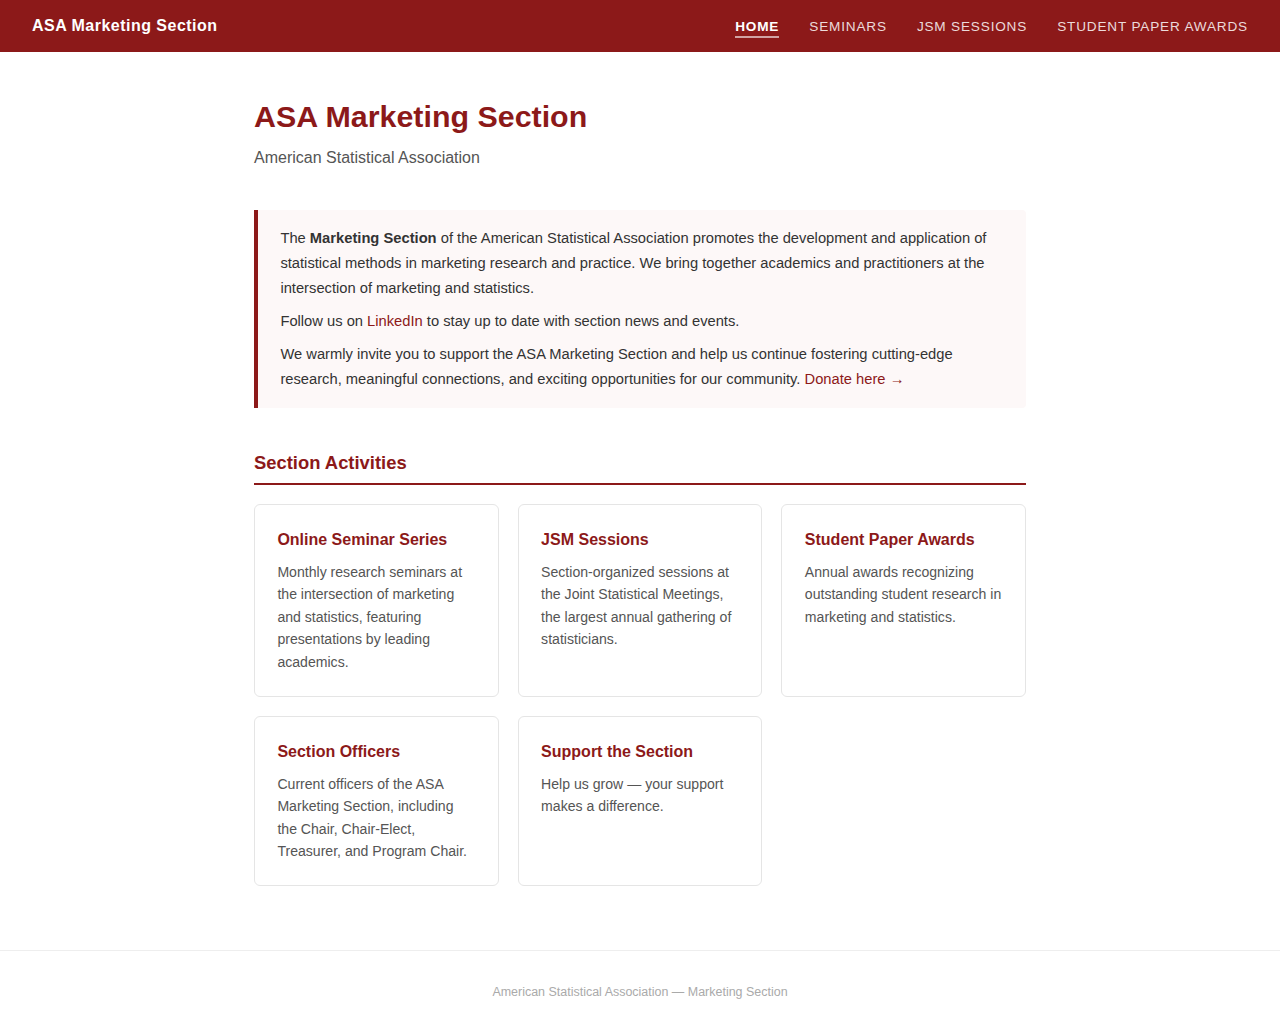
<file: index.html>
<!DOCTYPE html>
<html lang="en">
<head>
  <meta charset="UTF-8" />
  <meta name="viewport" content="width=device-width, initial-scale=1.0" />
  <title>Home — ASA Marketing Section</title>
  <link rel="stylesheet" href="style.css" />
</head>
<body>
<header class="site-header">
  <a class="nav-title" href="index.html">ASA Marketing Section</a>
  <nav>
    <a href="index.html" class="active">Home</a>
    <a href="seminars.html">Seminars</a>
    <a href="jsm.html">JSM Sessions</a>
    <a href="awards.html">Student Paper Awards</a>
  </nav>
</header>
<main class="page-content">

  <h1 class="page-title">ASA Marketing Section</h1>
  <p class="page-subtitle">American Statistical Association</p>

  <div class="about-section">
    <p>The <strong>Marketing Section</strong> of the American Statistical Association promotes the development and application of statistical methods in marketing research and practice. We bring together academics and practitioners at the intersection of marketing and statistics.</p>
    <p>Follow us on <a href="https://www.linkedin.com/groups/14601729/" target="_blank" rel="noopener">LinkedIn</a> to stay up to date with section news and events.</p>
    <p>We warmly invite you to support the ASA Marketing Section and help us continue fostering cutting-edge research, meaningful connections, and exciting opportunities for our community. <a href="https://secure.qgiv.com/for/asamarketingsection/" target="_blank" rel="noopener">Donate here →</a></p>
  </div>

  <h2 class="season-heading">Section Activities</h2>

  <div class="nav-cards">

    <a class="nav-card" href="seminars.html">
      <div class="nav-card-title">Online Seminar Series</div>
      <div class="nav-card-desc">Monthly research seminars at the intersection of marketing and statistics, featuring presentations by leading academics.</div>
    </a>

    <a class="nav-card" href="jsm.html">
      <div class="nav-card-title">JSM Sessions</div>
      <div class="nav-card-desc">Section-organized sessions at the Joint Statistical Meetings, the largest annual gathering of statisticians.</div>
    </a>

    <a class="nav-card" href="awards.html">
      <div class="nav-card-title">Student Paper Awards</div>
      <div class="nav-card-desc">Annual awards recognizing outstanding student research in marketing and statistics.</div>
    </a>

    <a class="nav-card" href="officers.html">
      <div class="nav-card-title">Section Officers</div>
      <div class="nav-card-desc">Current officers of the ASA Marketing Section, including the Chair, Chair-Elect, Treasurer, and Program Chair.</div>
    </a>

    <a class="nav-card" href="https://secure.qgiv.com/for/asamarketingsection/" target="_blank" rel="noopener">
      <div class="nav-card-title">Support the Section</div>
      <div class="nav-card-desc">Help us grow — your support makes a difference.</div>
    </a>

  </div>

</main>
<footer class="site-footer">
  American Statistical Association — Marketing Section
</footer>
</body>
</html>
</file>
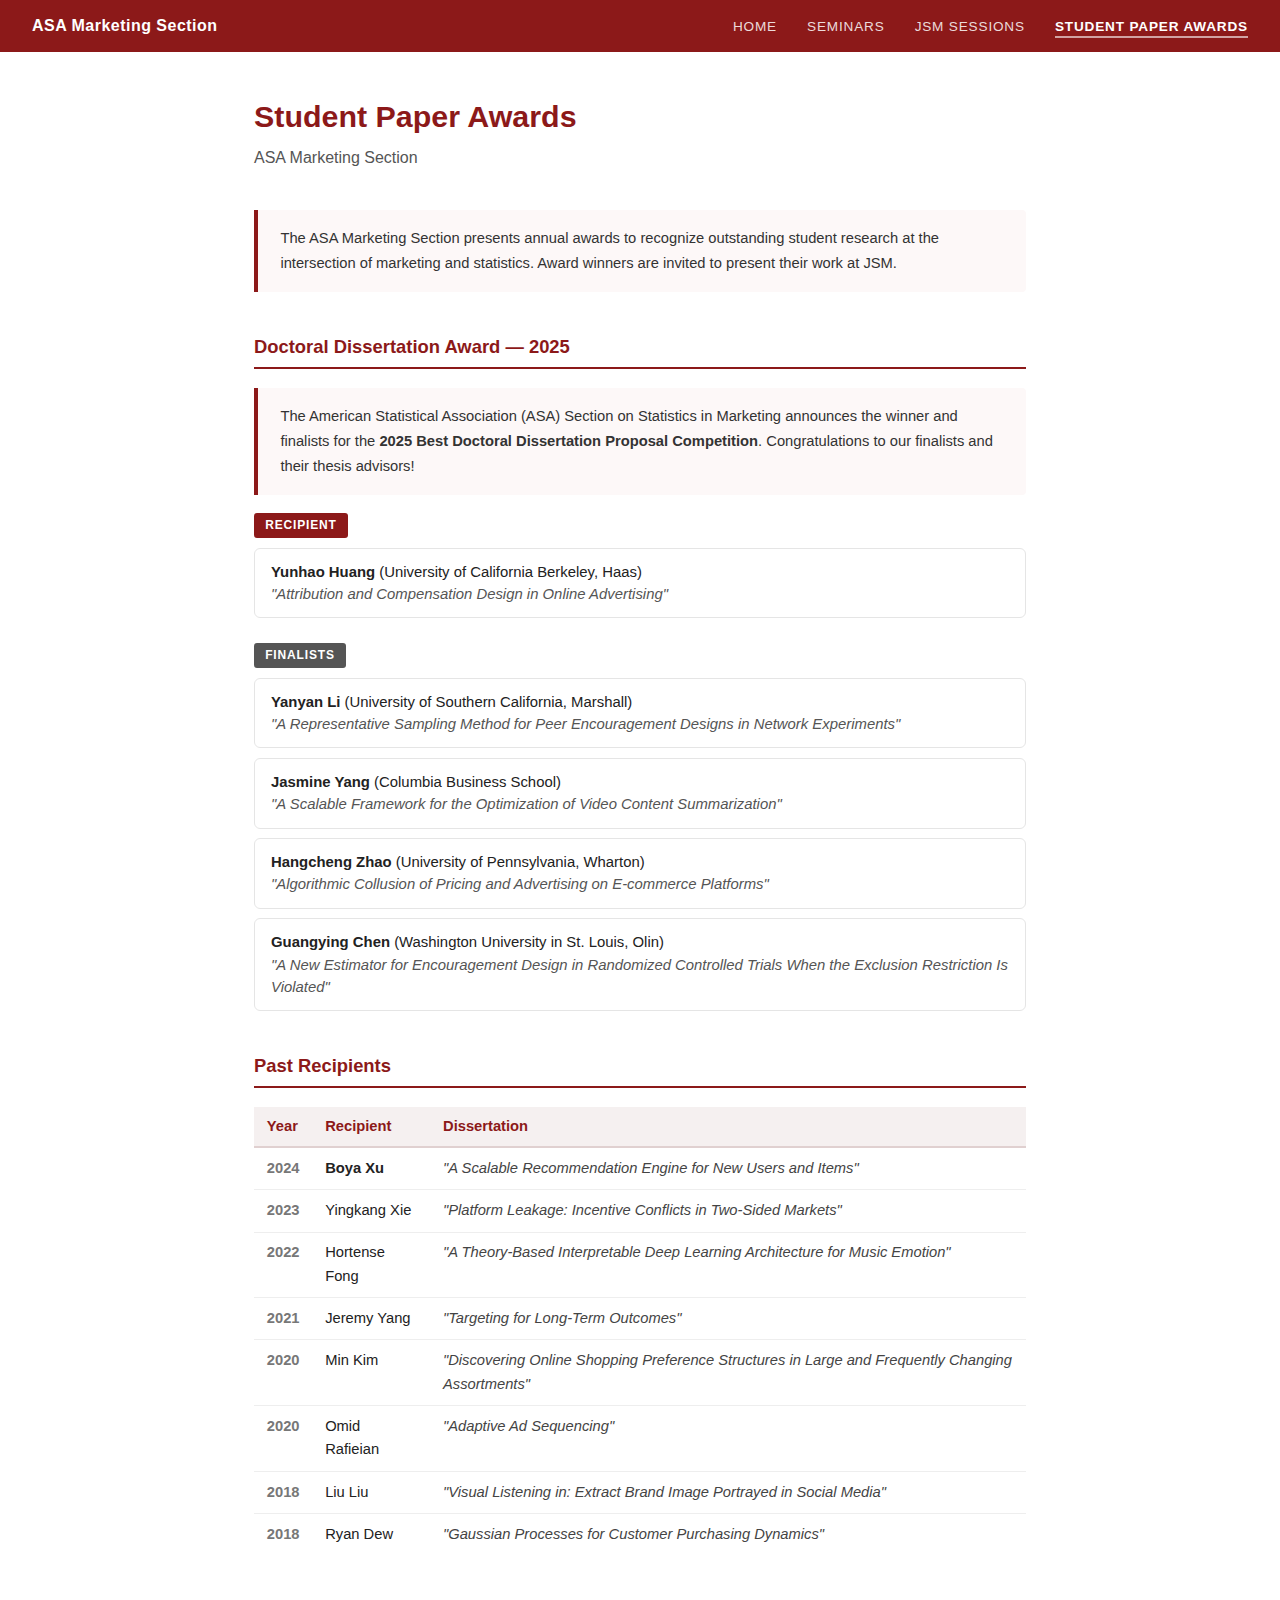
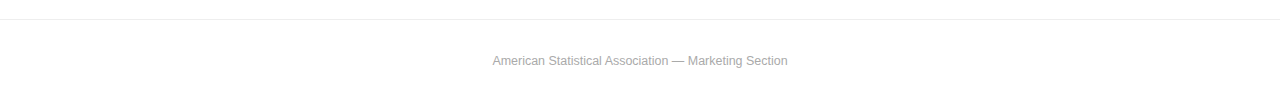
<file: awards.html>
<!DOCTYPE html>
<html lang="en">
<head>
  <meta charset="UTF-8" />
  <meta name="viewport" content="width=device-width, initial-scale=1.0" />
  <title>Student Paper Awards — ASA Marketing Section</title>
  <link rel="stylesheet" href="style.css" />
</head>
<body>
<header class="site-header">
  <a class="nav-title" href="index.html">ASA Marketing Section</a>
  <nav>
    <a href="index.html">Home</a>
    <a href="seminars.html">Seminars</a>
    <a href="jsm.html">JSM Sessions</a>
    <a href="awards.html" class="active">Student Paper Awards</a>
  </nav>
</header>
<main class="page-content">

  <h1 class="page-title">Student Paper Awards</h1>
  <p class="page-subtitle">ASA Marketing Section</p>

  <div class="about-section">
    <p>The ASA Marketing Section presents annual awards to recognize outstanding student research at the intersection of marketing and statistics. Award winners are invited to present their work at JSM.</p>
  </div>

  <h2 class="season-heading">Doctoral Dissertation Award — 2025</h2>

  <div class="about-section">
    <p>The American Statistical Association (ASA) Section on Statistics in Marketing announces the winner and finalists for the <strong>2025 Best Doctoral Dissertation Proposal Competition</strong>. Congratulations to our finalists and their thesis advisors!</p>
  </div>

  <div class="award-block">
    <div class="award-label recipient-label">Recipient</div>
    <ul class="award-list">
      <li><strong>Yunhao Huang</strong> (University of California Berkeley, Haas)<br>
        <em>"Attribution and Compensation Design in Online Advertising"</em></li>
    </ul>
  </div>

  <div class="award-block">
    <div class="award-label finalist-label">Finalists</div>
    <ul class="award-list">
      <li><strong>Yanyan Li</strong> (University of Southern California, Marshall)<br>
        <em>"A Representative Sampling Method for Peer Encouragement Designs in Network Experiments"</em></li>
      <li><strong>Jasmine Yang</strong> (Columbia Business School)<br>
        <em>"A Scalable Framework for the Optimization of Video Content Summarization"</em></li>
      <li><strong>Hangcheng Zhao</strong> (University of Pennsylvania, Wharton)<br>
        <em>"Algorithmic Collusion of Pricing and Advertising on E-commerce Platforms"</em></li>
      <li><strong>Guangying Chen</strong> (Washington University in St. Louis, Olin)<br>
        <em>"A New Estimator for Encouragement Design in Randomized Controlled Trials When the Exclusion Restriction Is Violated"</em></li>
    </ul>
  </div>

  <h2 class="season-heading">Past Recipients</h2>

  <table class="award-table">
    <thead>
      <tr><th>Year</th><th>Recipient</th><th>Dissertation</th></tr>
    </thead>
    <tbody>
      <tr><td>2024</td><td><strong>Boya Xu</strong></td><td><em>"A Scalable Recommendation Engine for New Users and Items"</em></td></tr>
      <tr><td>2023</td><td>Yingkang Xie</td><td><em>"Platform Leakage: Incentive Conflicts in Two-Sided Markets"</em></td></tr>
      <tr><td>2022</td><td>Hortense Fong</td><td><em>"A Theory-Based Interpretable Deep Learning Architecture for Music Emotion"</em></td></tr>
      <tr><td>2021</td><td>Jeremy Yang</td><td><em>"Targeting for Long-Term Outcomes"</em></td></tr>
      <tr><td>2020</td><td>Min Kim</td><td><em>"Discovering Online Shopping Preference Structures in Large and Frequently Changing Assortments"</em></td></tr>
      <tr><td>2020</td><td>Omid Rafieian</td><td><em>"Adaptive Ad Sequencing"</em></td></tr>
      <tr><td>2018</td><td>Liu Liu</td><td><em>"Visual Listening in: Extract Brand Image Portrayed in Social Media"</em></td></tr>
      <tr><td>2018</td><td>Ryan Dew</td><td><em>"Gaussian Processes for Customer Purchasing Dynamics"</em></td></tr>
    </tbody>
  </table>

</main>
<footer class="site-footer">
  American Statistical Association — Marketing Section
</footer>
</body>
</html>
</file>
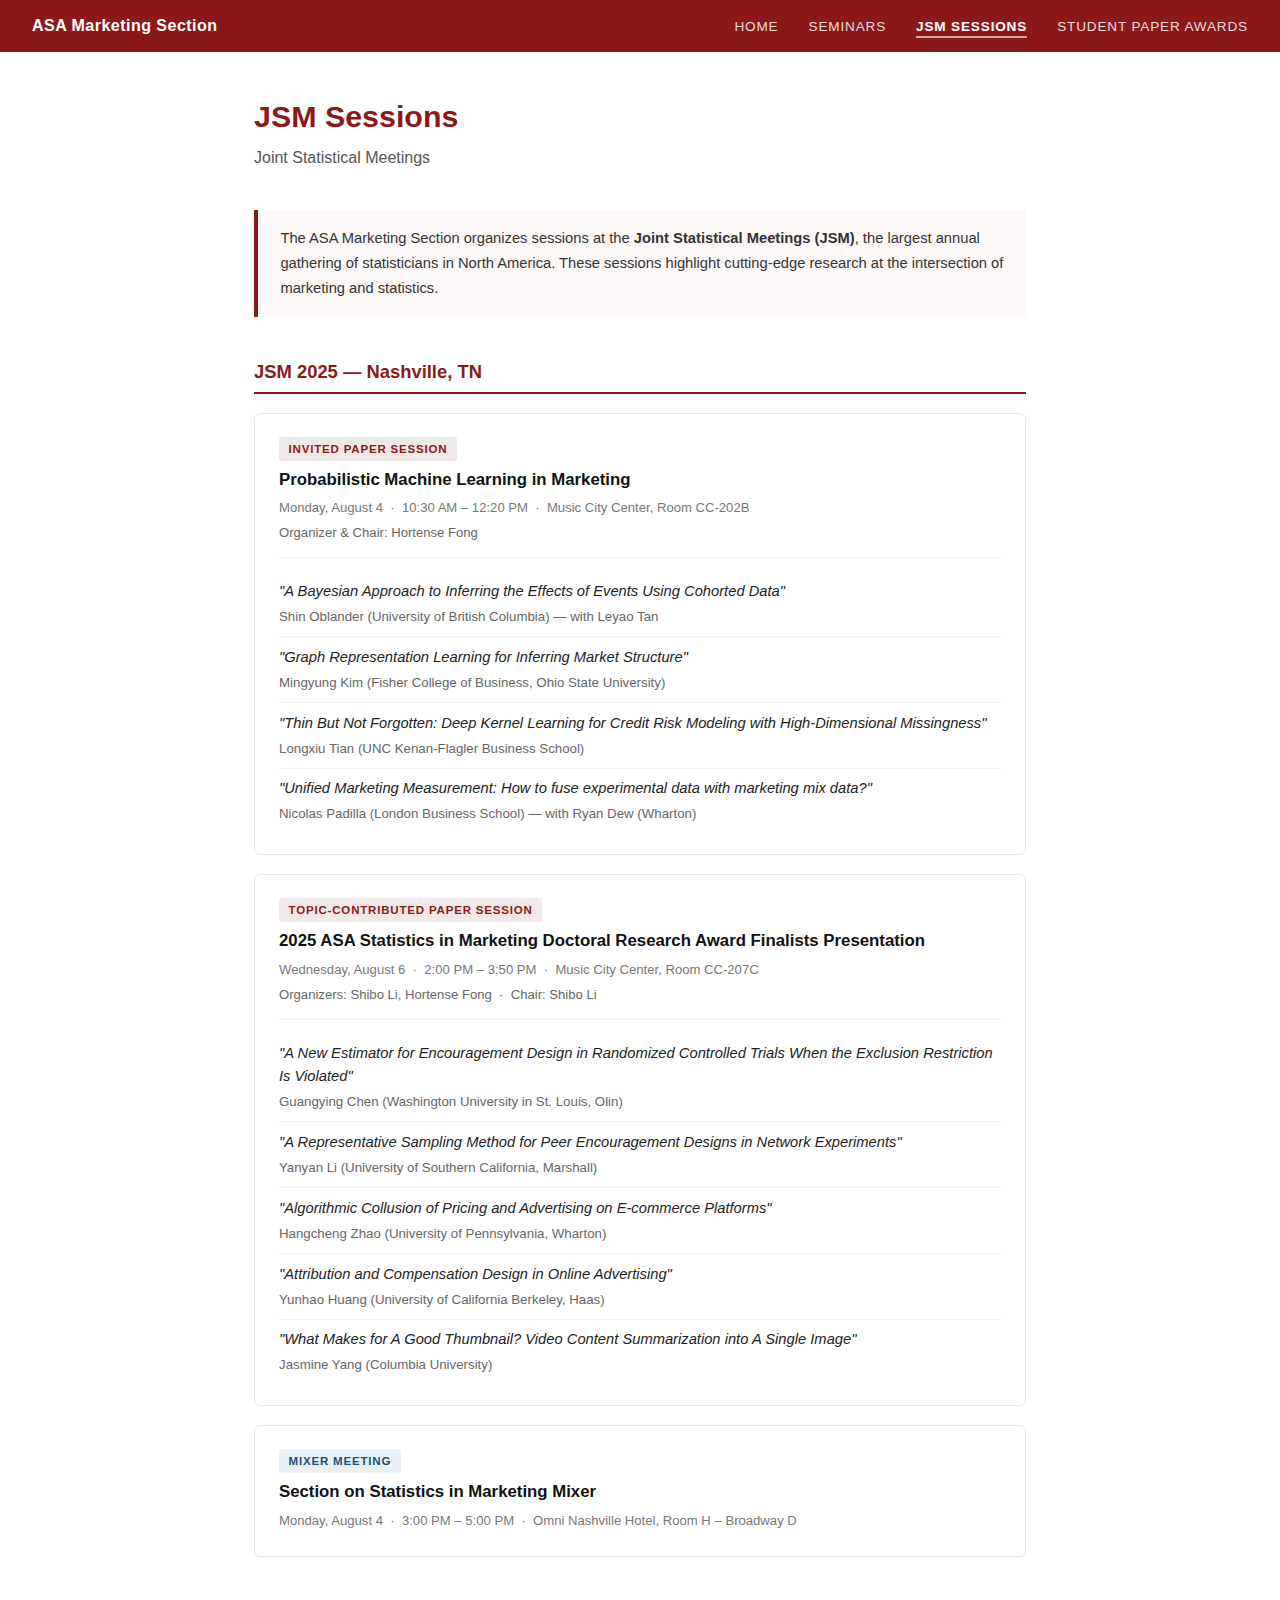
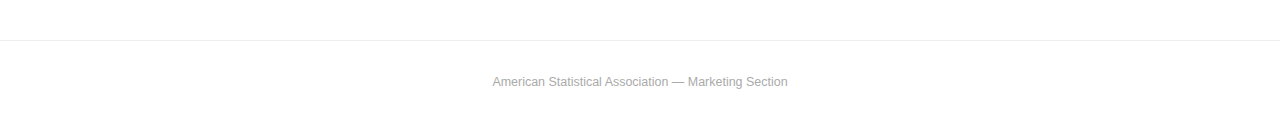
<file: jsm.html>
<!DOCTYPE html>
<html lang="en">
<head>
  <meta charset="UTF-8" />
  <meta name="viewport" content="width=device-width, initial-scale=1.0" />
  <title>JSM Sessions — ASA Marketing Section</title>
  <link rel="stylesheet" href="style.css" />
</head>
<body>
<header class="site-header">
  <a class="nav-title" href="index.html">ASA Marketing Section</a>
  <nav>
    <a href="index.html">Home</a>
    <a href="seminars.html">Seminars</a>
    <a href="jsm.html" class="active">JSM Sessions</a>
    <a href="awards.html">Student Paper Awards</a>
  </nav>
</header>
<main class="page-content">

  <h1 class="page-title">JSM Sessions</h1>
  <p class="page-subtitle">Joint Statistical Meetings</p>

  <div class="about-section">
    <p>The ASA Marketing Section organizes sessions at the <strong>Joint Statistical Meetings (JSM)</strong>, the largest annual gathering of statisticians in North America. These sessions highlight cutting-edge research at the intersection of marketing and statistics.</p>
  </div>

  <h2 class="season-heading">JSM 2025 — Nashville, TN</h2>

  <!-- Session 1 -->
  <div class="jsm-session">
    <div class="jsm-session-type">Invited Paper Session</div>
    <div class="jsm-session-title">Probabilistic Machine Learning in Marketing</div>
    <div class="jsm-session-meta">
      Monday, August 4 &nbsp;·&nbsp; 10:30 AM – 12:20 PM &nbsp;·&nbsp; Music City Center, Room CC-202B
    </div>
    <div class="jsm-session-organizer">Organizer &amp; Chair: Hortense Fong</div>
    <ul class="jsm-talk-list">
      <li>
        <div class="jsm-talk-title">"A Bayesian Approach to Inferring the Effects of Events Using Cohorted Data"</div>
        <div class="jsm-talk-speaker">Shin Oblander (University of British Columbia) &mdash; with Leyao Tan</div>
      </li>
      <li>
        <div class="jsm-talk-title">"Graph Representation Learning for Inferring Market Structure"</div>
        <div class="jsm-talk-speaker">Mingyung Kim (Fisher College of Business, Ohio State University)</div>
      </li>
      <li>
        <div class="jsm-talk-title">"Thin But Not Forgotten: Deep Kernel Learning for Credit Risk Modeling with High-Dimensional Missingness"</div>
        <div class="jsm-talk-speaker">Longxiu Tian (UNC Kenan-Flagler Business School)</div>
      </li>
      <li>
        <div class="jsm-talk-title">"Unified Marketing Measurement: How to fuse experimental data with marketing mix data?"</div>
        <div class="jsm-talk-speaker">Nicolas Padilla (London Business School) &mdash; with Ryan Dew (Wharton)</div>
      </li>
    </ul>
  </div>

  <!-- Session 2 -->
  <div class="jsm-session">
    <div class="jsm-session-type">Topic-Contributed Paper Session</div>
    <div class="jsm-session-title">2025 ASA Statistics in Marketing Doctoral Research Award Finalists Presentation</div>
    <div class="jsm-session-meta">
      Wednesday, August 6 &nbsp;·&nbsp; 2:00 PM – 3:50 PM &nbsp;·&nbsp; Music City Center, Room CC-207C
    </div>
    <div class="jsm-session-organizer">Organizers: Shibo Li, Hortense Fong &nbsp;·&nbsp; Chair: Shibo Li</div>
    <ul class="jsm-talk-list">
      <li>
        <div class="jsm-talk-title">"A New Estimator for Encouragement Design in Randomized Controlled Trials When the Exclusion Restriction Is Violated"</div>
        <div class="jsm-talk-speaker">Guangying Chen (Washington University in St. Louis, Olin)</div>
      </li>
      <li>
        <div class="jsm-talk-title">"A Representative Sampling Method for Peer Encouragement Designs in Network Experiments"</div>
        <div class="jsm-talk-speaker">Yanyan Li (University of Southern California, Marshall)</div>
      </li>
      <li>
        <div class="jsm-talk-title">"Algorithmic Collusion of Pricing and Advertising on E-commerce Platforms"</div>
        <div class="jsm-talk-speaker">Hangcheng Zhao (University of Pennsylvania, Wharton)</div>
      </li>
      <li>
        <div class="jsm-talk-title">"Attribution and Compensation Design in Online Advertising"</div>
        <div class="jsm-talk-speaker">Yunhao Huang (University of California Berkeley, Haas)</div>
      </li>
      <li>
        <div class="jsm-talk-title">"What Makes for A Good Thumbnail? Video Content Summarization into A Single Image"</div>
        <div class="jsm-talk-speaker">Jasmine Yang (Columbia University)</div>
      </li>
    </ul>
  </div>

  <!-- Session 3 -->
  <div class="jsm-session jsm-session-mixer">
    <div class="jsm-session-type jsm-type-mixer">Mixer Meeting</div>
    <div class="jsm-session-title">Section on Statistics in Marketing Mixer</div>
    <div class="jsm-session-meta">
      Monday, August 4 &nbsp;·&nbsp; 3:00 PM – 5:00 PM &nbsp;·&nbsp; Omni Nashville Hotel, Room H – Broadway D
    </div>
  </div>

</main>
<footer class="site-footer">
  American Statistical Association — Marketing Section
</footer>
</body>
</html>
</file>
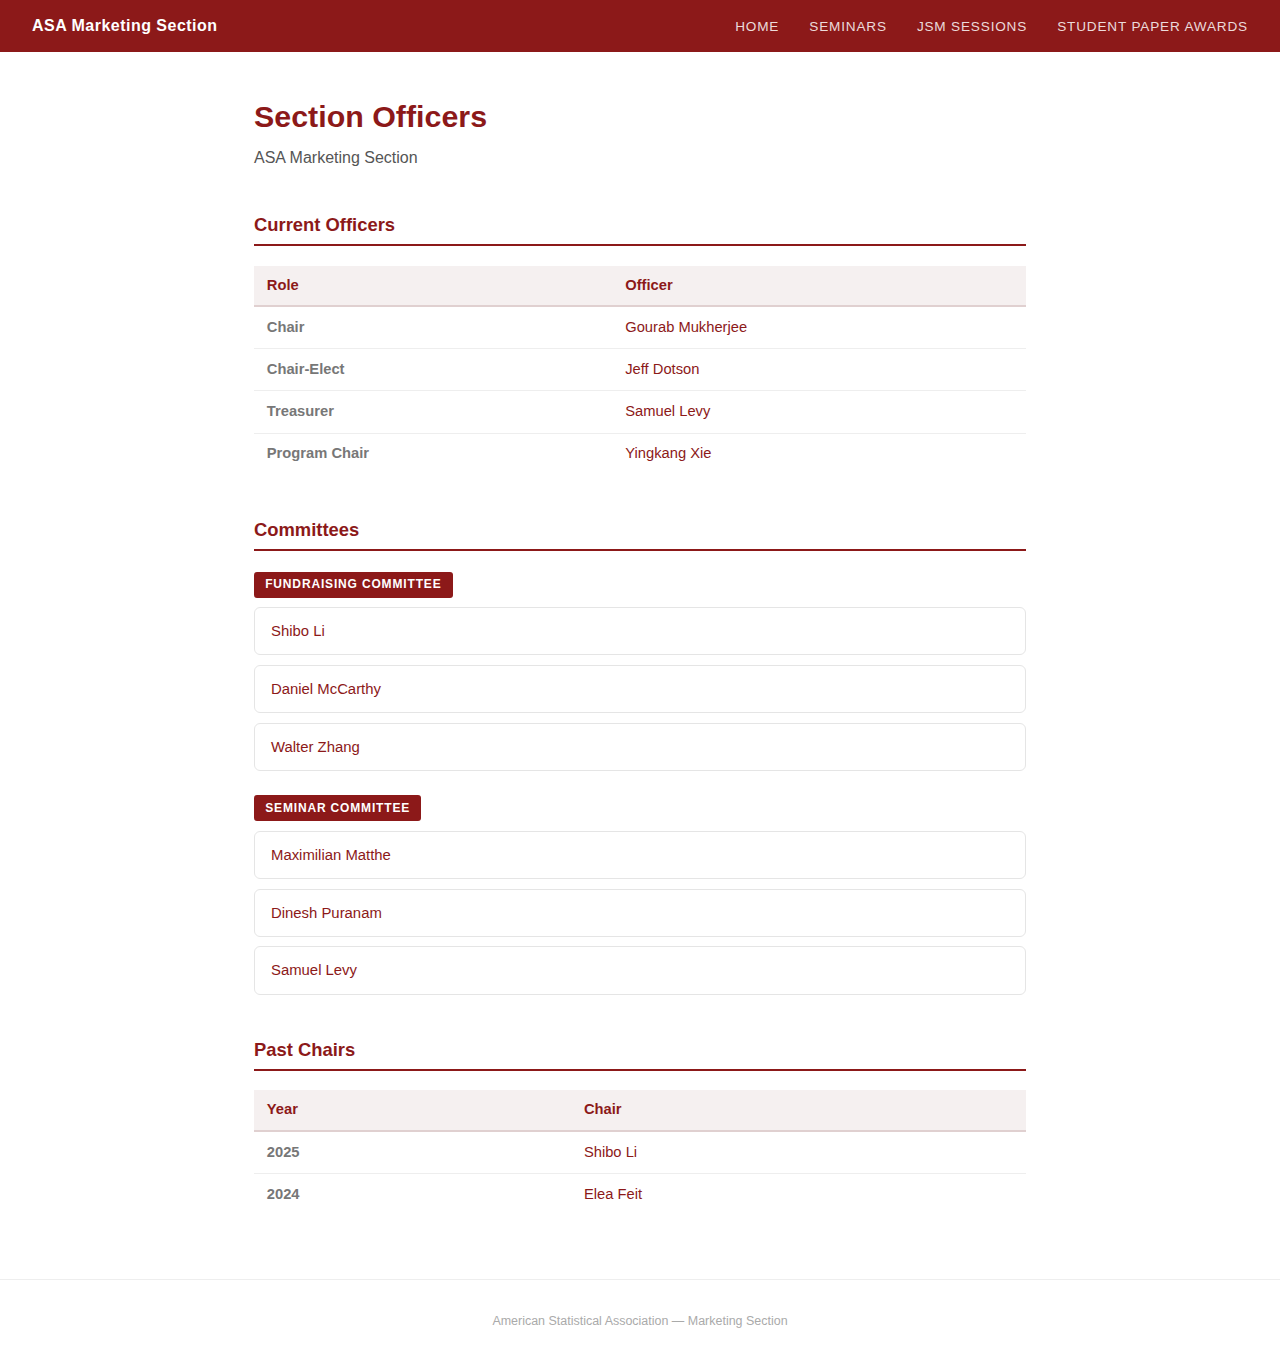
<file: officers.html>
<!DOCTYPE html>
<html lang="en">
<head>
  <meta charset="UTF-8" />
  <meta name="viewport" content="width=device-width, initial-scale=1.0" />
  <title>Section Officers — ASA Marketing Section</title>
  <link rel="stylesheet" href="style.css" />
</head>
<body>
<header class="site-header">
  <a class="nav-title" href="index.html">ASA Marketing Section</a>
  <nav>
    <a href="index.html">Home</a>
    <a href="seminars.html">Seminars</a>
    <a href="jsm.html">JSM Sessions</a>
    <a href="awards.html">Student Paper Awards</a>
  </nav>
</header>
<main class="page-content">

  <h1 class="page-title">Section Officers</h1>
  <p class="page-subtitle">ASA Marketing Section</p>

  <h2 class="season-heading">Current Officers</h2>

  <table class="award-table">
    <thead>
      <tr><th>Role</th><th>Officer</th></tr>
    </thead>
    <tbody>
      <tr>
        <td>Chair</td>
        <td><a href="https://gmukherjee.github.io/" target="_blank" rel="noopener">Gourab Mukherjee</a></td>
      </tr>
      <tr>
        <td>Chair-Elect</td>
        <td><a href="https://fisher.osu.edu/people/dotson.83" target="_blank" rel="noopener">Jeff Dotson</a></td>
      </tr>
      <tr>
        <td>Treasurer</td>
        <td><a href="https://www.darden.virginia.edu/faculty-research/directory/sam-levy" target="_blank" rel="noopener">Samuel Levy</a></td>
      </tr>
      <tr>
        <td>Program Chair</td>
        <td><a href="https://olin.washu.edu/faculty/yingkang-xie" target="_blank" rel="noopener">Yingkang Xie</a></td>
      </tr>
    </tbody>
  </table>

  <h2 class="season-heading">Committees</h2>

  <div class="award-block">
    <div class="award-label recipient-label">Fundraising Committee</div>
    <ul class="award-list">
      <li><a href="https://kelley.iu.edu/faculty-research/faculty-directory/profile.html?id=shili" target="_blank" rel="noopener">Shibo Li</a></li>
      <li><a href="https://www.rhsmith.umd.edu/directory/daniel-mccarthy" target="_blank" rel="noopener">Daniel McCarthy</a></li>
      <li><a href="https://marketing.wharton.upenn.edu/profile/wwz/" target="_blank" rel="noopener">Walter Zhang</a></li>
    </ul>
  </div>

  <div class="award-block">
    <div class="award-label recipient-label">Seminar Committee</div>
    <ul class="award-list">
      <li><a href="https://mpmatthe.github.io/" target="_blank" rel="noopener">Maximilian Matthe</a></li>
      <li><a href="https://www.usf.edu/business/about/bios/puranam-dinesh.aspx" target="_blank" rel="noopener">Dinesh Puranam</a></li>
      <li><a href="https://www.darden.virginia.edu/faculty-research/directory/sam-levy" target="_blank" rel="noopener">Samuel Levy</a></li>
    </ul>
  </div>

  <h2 class="season-heading">Past Chairs</h2>

  <table class="award-table">
    <thead>
      <tr><th>Year</th><th>Chair</th></tr>
    </thead>
    <tbody>
      <tr>
        <td>2025</td>
        <td><a href="https://kelley.iu.edu/faculty-research/faculty-directory/profile.html?id=shili" target="_blank" rel="noopener">Shibo Li</a></td>
      </tr>
      <tr>
        <td>2024</td>
        <td><a href="https://www.lebow.drexel.edu/people/eleafeit" target="_blank" rel="noopener">Elea Feit</a></td>
      </tr>
    </tbody>
  </table>

</main>
<footer class="site-footer">
  American Statistical Association — Marketing Section
</footer>
</body>
</html>
</file>
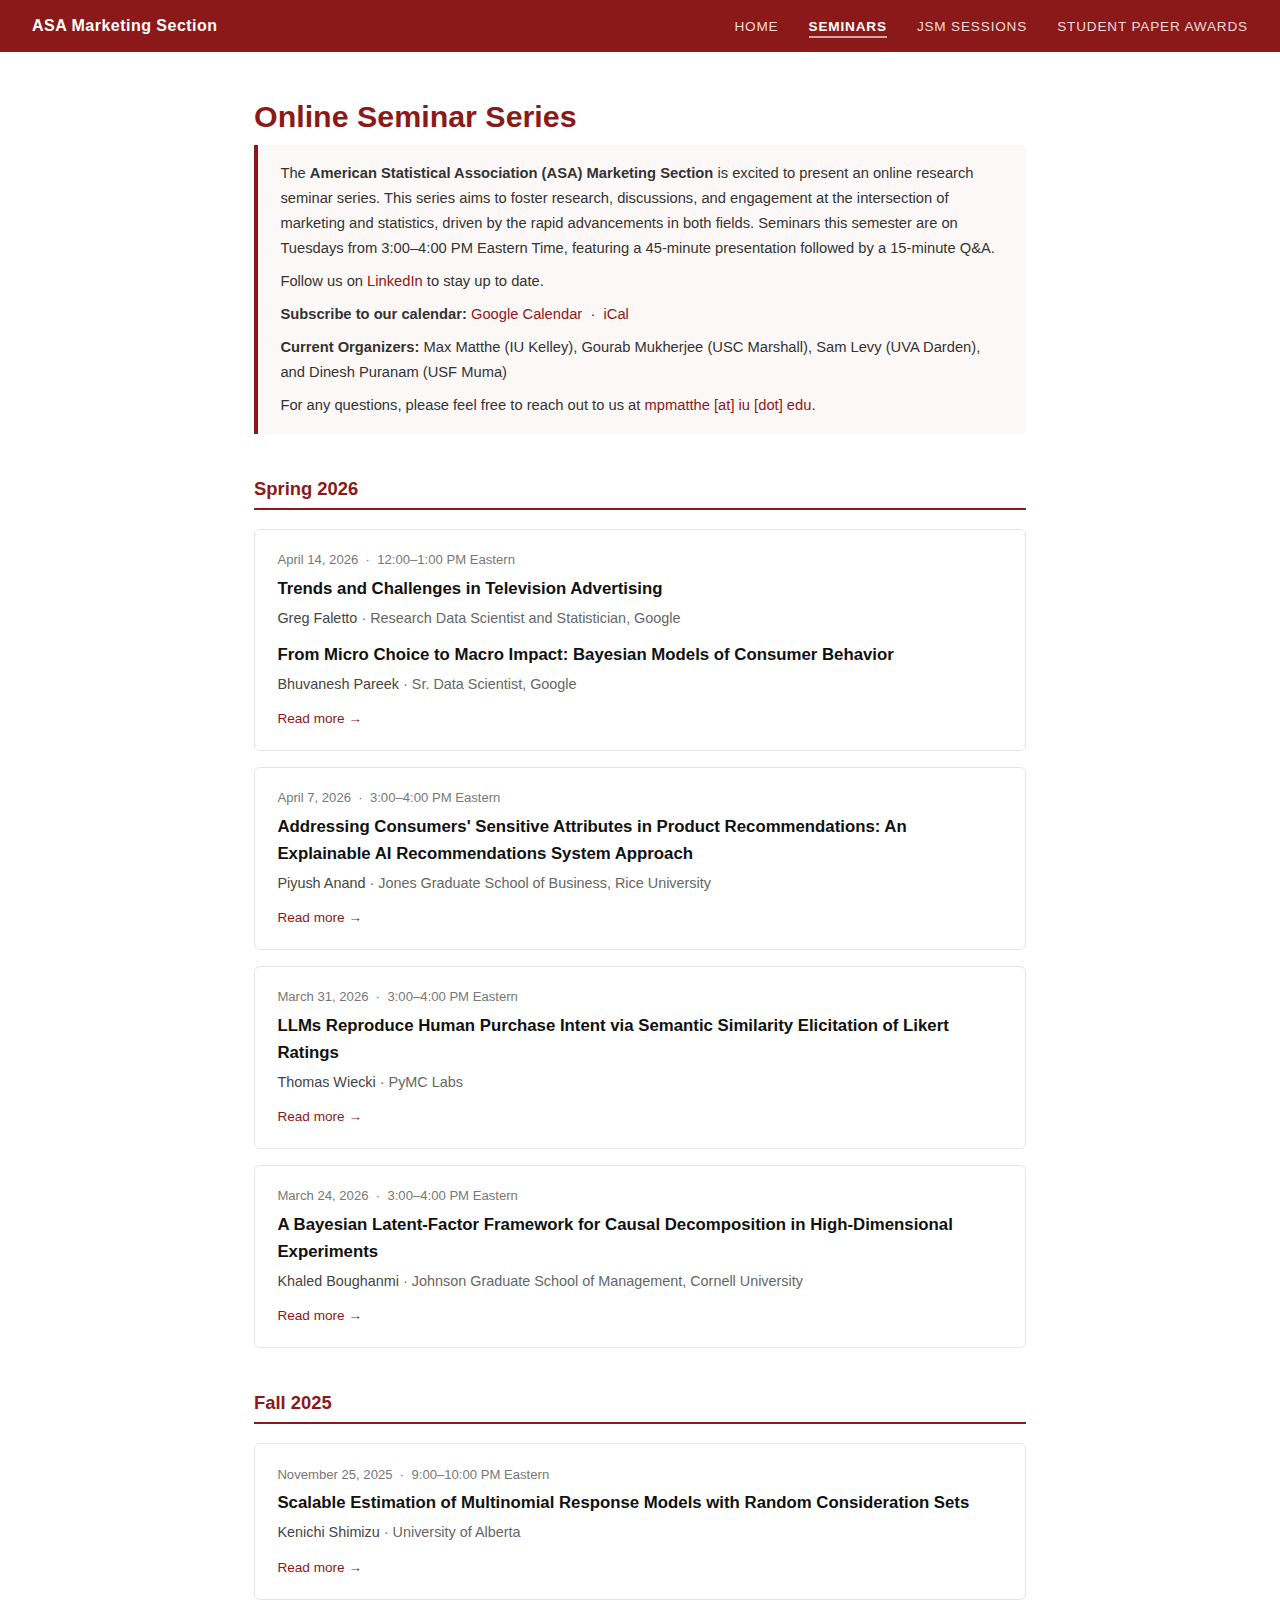
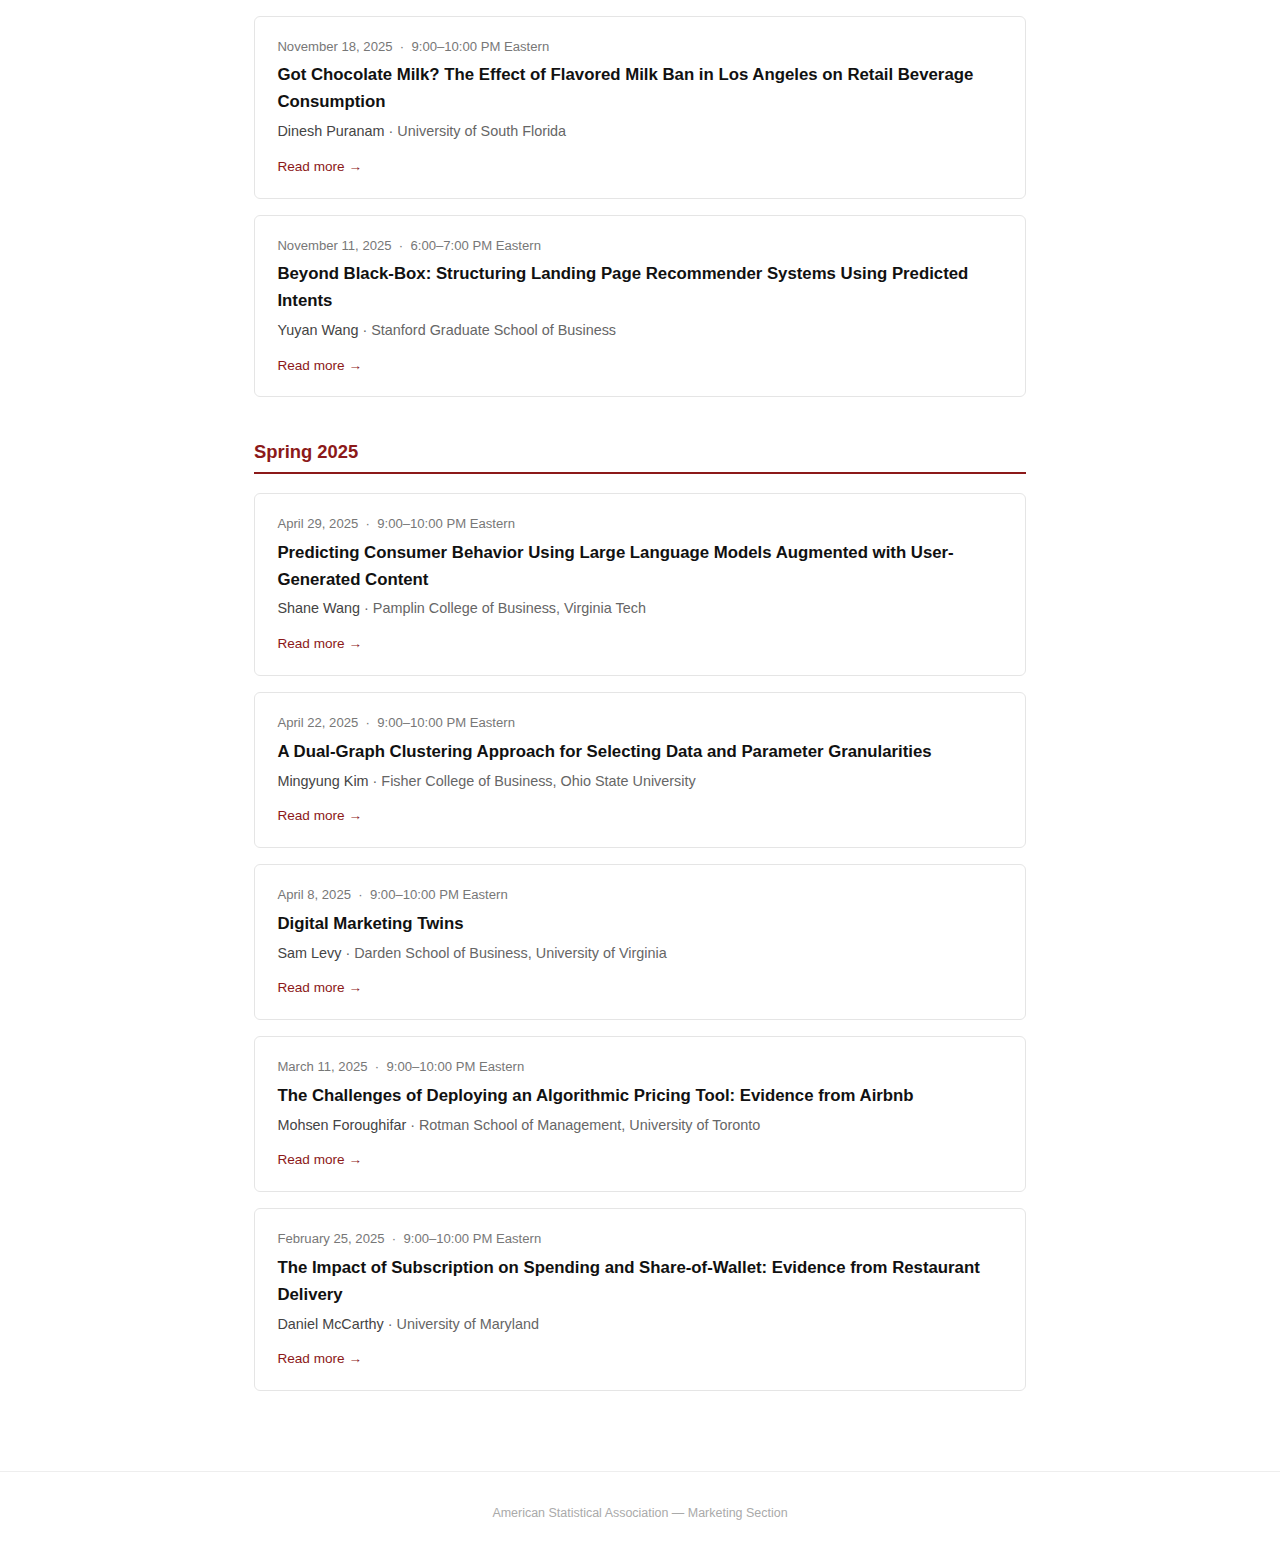
<file: seminars.html>
<!DOCTYPE html>
<html lang="en">
<head>
  <meta charset="UTF-8" />
  <meta name="viewport" content="width=device-width, initial-scale=1.0" />
  <title>Online Seminar Series — ASA Marketing Section</title>
  <link rel="stylesheet" href="style.css" />
</head>
<body>
<header class="site-header">
  <a class="nav-title" href="index.html">ASA Marketing Section</a>
  <nav>
    <a href="index.html">Home</a>
    <a href="seminars.html" class="active">Seminars</a>
    <a href="jsm.html">JSM Sessions</a>
    <a href="awards.html">Student Paper Awards</a>
  </nav>
</header>
<main class="page-content">

  <h1 class="page-title">Online Seminar Series</h1>

  <div class="about-section">
    <p>The <strong>American Statistical Association (ASA) Marketing Section</strong> is excited to present an online research seminar series. This series aims to foster research, discussions, and engagement at the intersection of marketing and statistics, driven by the rapid advancements in both fields. Seminars this semester are on Tuesdays from 3:00–4:00 PM Eastern Time, featuring a 45-minute presentation followed by a 15-minute Q&amp;A.</p>
    <p>Follow us on <a href="https://www.linkedin.com/groups/14601729/" target="_blank" rel="noopener">LinkedIn</a> to stay up to date.</p>
    <p><strong>Subscribe to our calendar:</strong> <a href="https://calendar.google.com/calendar/embed?src=c_219b6a770fca4e387d40582828a9114de0617e71692dc6d15f5be71816f72af1%40group.calendar.google.com&ctz=America%2FNew_York" target="_blank" rel="noopener">Google Calendar</a> &nbsp;·&nbsp; <a href="https://calendar.google.com/calendar/ical/c_219b6a770fca4e387d40582828a9114de0617e71692dc6d15f5be71816f72af1%40group.calendar.google.com/public/basic.ics">iCal</a></p>
    <p><strong>Current Organizers:</strong> Max Matthe (IU Kelley), Gourab Mukherjee (USC Marshall), Sam Levy (UVA Darden), and Dinesh Puranam (USF Muma)</p>
    <p>For any questions, please feel free to reach out to us at <a href="mailto:mpmatthe@iu.edu">mpmatthe [at] iu [dot] edu</a>.</p>
  </div>
  <h2 class="season-heading">Spring 2026</h2>
  <div class="talk-card">
    <div class="talk-meta">April 14, 2026 &nbsp;·&nbsp; 12:00–1:00 PM Eastern</div>
    <div class="talk-title">Trends and Challenges in Television Advertising</div>
    <div class="talk-speaker">Greg Faletto&nbsp;<em>· Research Data Scientist and Statistician, Google</em></div>
    <div class="talk-title" style="margin-top: 0.75rem;">From Micro Choice to Macro Impact: Bayesian Models of Consumer Behavior</div>
    <div class="talk-speaker">Bhuvanesh Pareek&nbsp;<em>· Sr. Data Scientist, Google</em></div>
    <a class="read-more" href="talks/spring2026-apr14.html">Read more →</a>
  </div>
  <div class="talk-card">
    <div class="talk-meta">April 7, 2026 &nbsp;·&nbsp; 3:00–4:00 PM Eastern</div>
    <div class="talk-title">Addressing Consumers' Sensitive Attributes in Product Recommendations: An Explainable AI Recommendations System Approach</div>
    <div class="talk-speaker">Piyush Anand&nbsp;<em>· Jones Graduate School of Business, Rice University</em></div>
    <a class="read-more" href="talks/spring2026-apr07.html">Read more →</a>
  </div>
  <div class="talk-card">
    <div class="talk-meta">March 31, 2026 &nbsp;·&nbsp; 3:00–4:00 PM Eastern</div>
    <div class="talk-title">LLMs Reproduce Human Purchase Intent via Semantic Similarity Elicitation of Likert Ratings</div>
    <div class="talk-speaker">Thomas Wiecki&nbsp;<em>· PyMC Labs</em></div>
    <a class="read-more" href="talks/spring2026-mar31.html">Read more →</a>
  </div>
  <div class="talk-card">
    <div class="talk-meta">March 24, 2026 &nbsp;·&nbsp; 3:00–4:00 PM Eastern</div>
    <div class="talk-title">A Bayesian Latent-Factor Framework for Causal Decomposition in High-Dimensional Experiments</div>
    <div class="talk-speaker">Khaled Boughanmi&nbsp;<em>· Johnson Graduate School of Management, Cornell University</em></div>
    <a class="read-more" href="talks/spring2026-mar24.html">Read more →</a>
  </div>
  <h2 class="season-heading">Fall 2025</h2>
  <div class="talk-card">
    <div class="talk-meta">November 25, 2025 &nbsp;·&nbsp; 9:00–10:00 PM Eastern</div>
    <div class="talk-title">Scalable Estimation of Multinomial Response Models with Random Consideration Sets</div>
    <div class="talk-speaker">Kenichi Shimizu&nbsp;<em>· University of Alberta</em></div>
    <a class="read-more" href="talks/fall2025-nov25.html">Read more →</a>
  </div>
  <div class="talk-card">
    <div class="talk-meta">November 18, 2025 &nbsp;·&nbsp; 9:00–10:00 PM Eastern</div>
    <div class="talk-title">Got Chocolate Milk? The Effect of Flavored Milk Ban in Los Angeles on Retail Beverage Consumption</div>
    <div class="talk-speaker">Dinesh Puranam&nbsp;<em>· University of South Florida</em></div>
    <a class="read-more" href="talks/fall2025-nov18.html">Read more →</a>
  </div>
  <div class="talk-card">
    <div class="talk-meta">November 11, 2025 &nbsp;·&nbsp; 6:00–7:00 PM Eastern</div>
    <div class="talk-title">Beyond Black-Box: Structuring Landing Page Recommender Systems Using Predicted Intents</div>
    <div class="talk-speaker">Yuyan Wang&nbsp;<em>· Stanford Graduate School of Business</em></div>
    <a class="read-more" href="talks/fall2025-nov11.html">Read more →</a>
  </div>
  <h2 class="season-heading">Spring 2025</h2>
  <div class="talk-card">
    <div class="talk-meta">April 29, 2025 &nbsp;·&nbsp; 9:00–10:00 PM Eastern</div>
    <div class="talk-title">Predicting Consumer Behavior Using Large Language Models Augmented with User-Generated Content</div>
    <div class="talk-speaker">Shane Wang&nbsp;<em>· Pamplin College of Business, Virginia Tech</em></div>
    <a class="read-more" href="talks/spring2025-apr29.html">Read more →</a>
  </div>
  <div class="talk-card">
    <div class="talk-meta">April 22, 2025 &nbsp;·&nbsp; 9:00–10:00 PM Eastern</div>
    <div class="talk-title">A Dual-Graph Clustering Approach for Selecting Data and Parameter Granularities</div>
    <div class="talk-speaker">Mingyung Kim&nbsp;<em>· Fisher College of Business, Ohio State University</em></div>
    <a class="read-more" href="talks/spring2025-apr22.html">Read more →</a>
  </div>
  <div class="talk-card">
    <div class="talk-meta">April 8, 2025 &nbsp;·&nbsp; 9:00–10:00 PM Eastern</div>
    <div class="talk-title">Digital Marketing Twins</div>
    <div class="talk-speaker">Sam Levy&nbsp;<em>· Darden School of Business, University of Virginia</em></div>
    <a class="read-more" href="talks/spring2025-apr08.html">Read more →</a>
  </div>
  <div class="talk-card">
    <div class="talk-meta">March 11, 2025 &nbsp;·&nbsp; 9:00–10:00 PM Eastern</div>
    <div class="talk-title">The Challenges of Deploying an Algorithmic Pricing Tool: Evidence from Airbnb</div>
    <div class="talk-speaker">Mohsen Foroughifar&nbsp;<em>· Rotman School of Management, University of Toronto</em></div>
    <a class="read-more" href="talks/spring2025-mar11.html">Read more →</a>
  </div>
  <div class="talk-card">
    <div class="talk-meta">February 25, 2025 &nbsp;·&nbsp; 9:00–10:00 PM Eastern</div>
    <div class="talk-title">The Impact of Subscription on Spending and Share-of-Wallet: Evidence from Restaurant Delivery</div>
    <div class="talk-speaker">Daniel McCarthy&nbsp;<em>· University of Maryland</em></div>
    <a class="read-more" href="talks/spring2025-feb25.html">Read more →</a>
  </div>

</main>
<footer class="site-footer">
  American Statistical Association — Marketing Section
</footer>
</body>
</html>
</file>
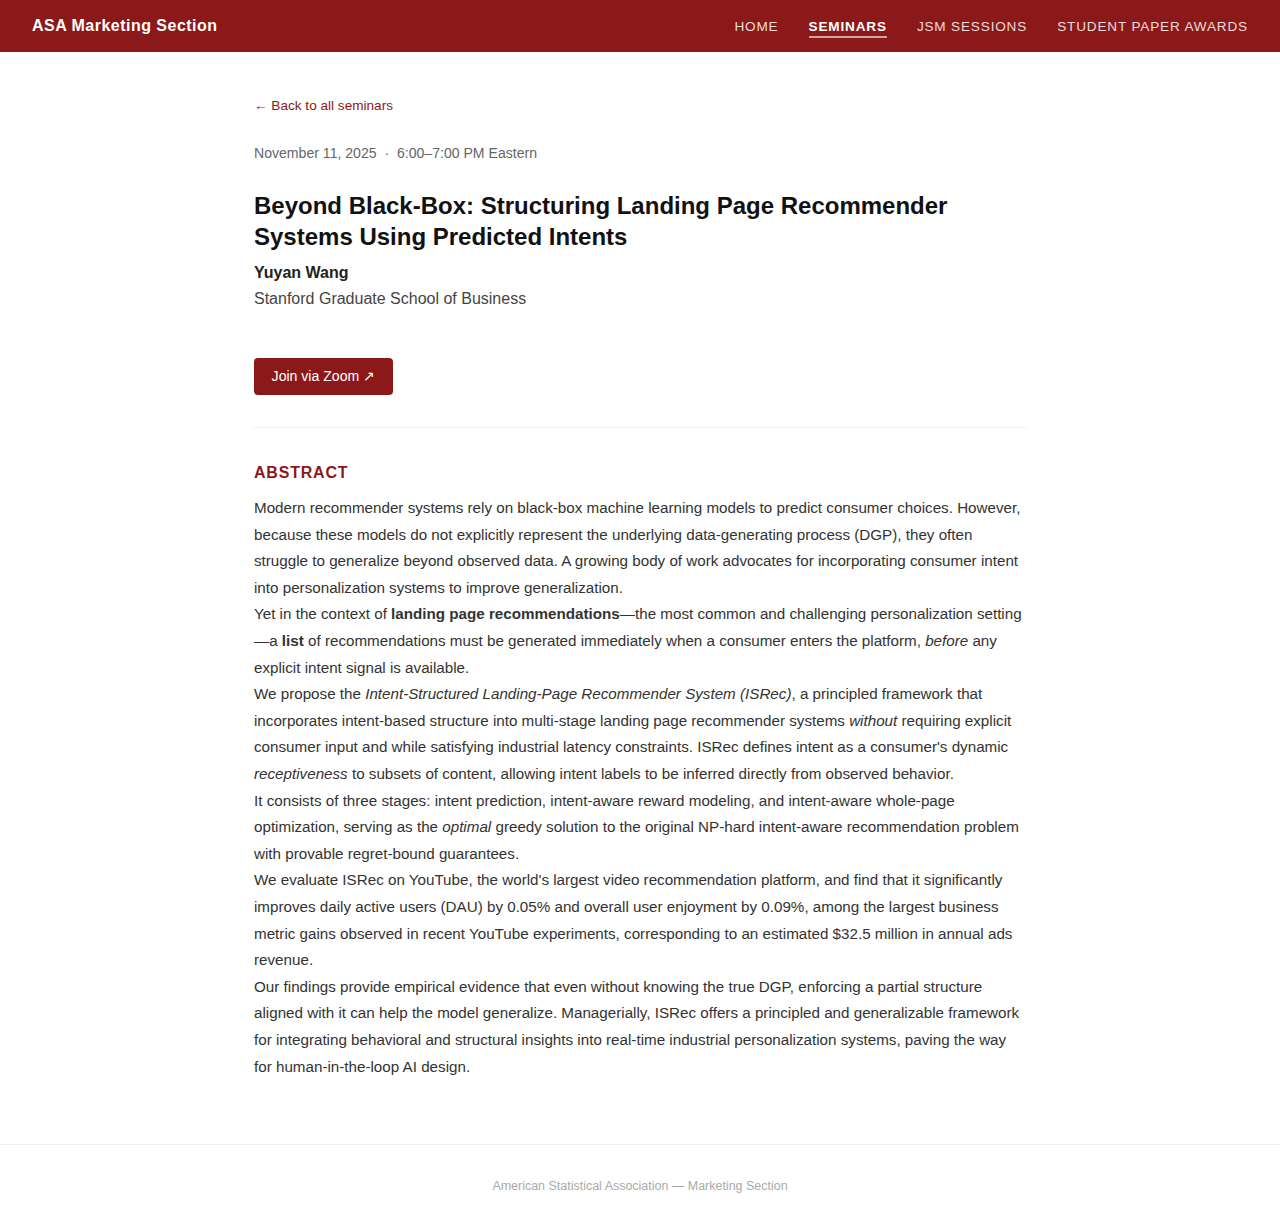
<file: talks/fall2025-nov11.html>
<!DOCTYPE html>
<html lang="en">
<head>
  <meta charset="UTF-8" />
  <meta name="viewport" content="width=device-width, initial-scale=1.0" />
  <title>Beyond Black-Box: Structuring Landing Page Recommender Systems Using Predicted Intents — ASA Marketing Section</title>
  <link rel="stylesheet" href="../style.css" />
</head>
<body>
<header class="site-header">
  <a class="nav-title" href="../index.html">ASA Marketing Section</a>
  <nav>
    <a href="../index.html">Home</a>
    <a href="../seminars.html" class="active">Seminars</a>
    <a href="../jsm.html">JSM Sessions</a>
    <a href="../awards.html">Student Paper Awards</a>
  </nav>
</header>
<main class="page-content">

  <a class="back-link" href="../seminars.html">← Back to all seminars</a>

  <div class="talk-detail-meta">
    November 11, 2025 &nbsp;·&nbsp; 6:00–7:00 PM Eastern
  </div>

  <h1 class="talk-detail-title">Beyond Black-Box: Structuring Landing Page Recommender Systems Using Predicted Intents</h1>

  <div class="talk-detail-speaker">
    <strong>Yuyan Wang</strong>
    <br>Stanford Graduate School of Business

  </div>

  <a class="action-link zoom-link" href="https://usc.zoom.us/j/95561331935" target="_blank" rel="noopener">Join via Zoom ↗</a>


  <hr style="margin: 2rem 0; border: none; border-top: 1px solid #eee;">

  <div class="abstract-heading">Abstract</div>
  <div class="abstract-text">
    <p>Modern recommender systems rely on black-box machine learning models to predict consumer choices. However, because these models do not explicitly represent the underlying data-generating process (DGP), they often struggle to generalize beyond observed data. A growing body of work advocates for incorporating consumer intent into personalization systems to improve generalization.</p>
<p>Yet in the context of <strong>landing page recommendations</strong>—the most common and challenging personalization setting—a <strong>list</strong> of recommendations must be generated immediately when a consumer enters the platform, <em>before</em> any explicit intent signal is available.</p>
<p>We propose the <em>Intent-Structured Landing-Page Recommender System (ISRec)</em>, a principled framework that incorporates intent-based structure into multi-stage landing page recommender systems <em>without</em> requiring explicit consumer input and while satisfying industrial latency constraints. ISRec defines intent as a consumer's dynamic <em>receptiveness</em> to subsets of content, allowing intent labels to be inferred directly from observed behavior.</p>
<p>It consists of three stages: intent prediction, intent-aware reward modeling, and intent-aware whole-page optimization, serving as the <em>optimal</em> greedy solution to the original NP-hard intent-aware recommendation problem with provable regret-bound guarantees.</p>
<p>We evaluate ISRec on YouTube, the world's largest video recommendation platform, and find that it significantly improves daily active users (DAU) by 0.05% and overall user enjoyment by 0.09%, among the largest business metric gains observed in recent YouTube experiments, corresponding to an estimated $32.5 million in annual ads revenue.</p>
<p>Our findings provide empirical evidence that even without knowing the true DGP, enforcing a partial structure aligned with it can help the model generalize. Managerially, ISRec offers a principled and generalizable framework for integrating behavioral and structural insights into real-time industrial personalization systems, paving the way for human-in-the-loop AI design.</p>
  </div>

</main>
<footer class="site-footer">
  American Statistical Association — Marketing Section
</footer>
</body>
</html>
</file>
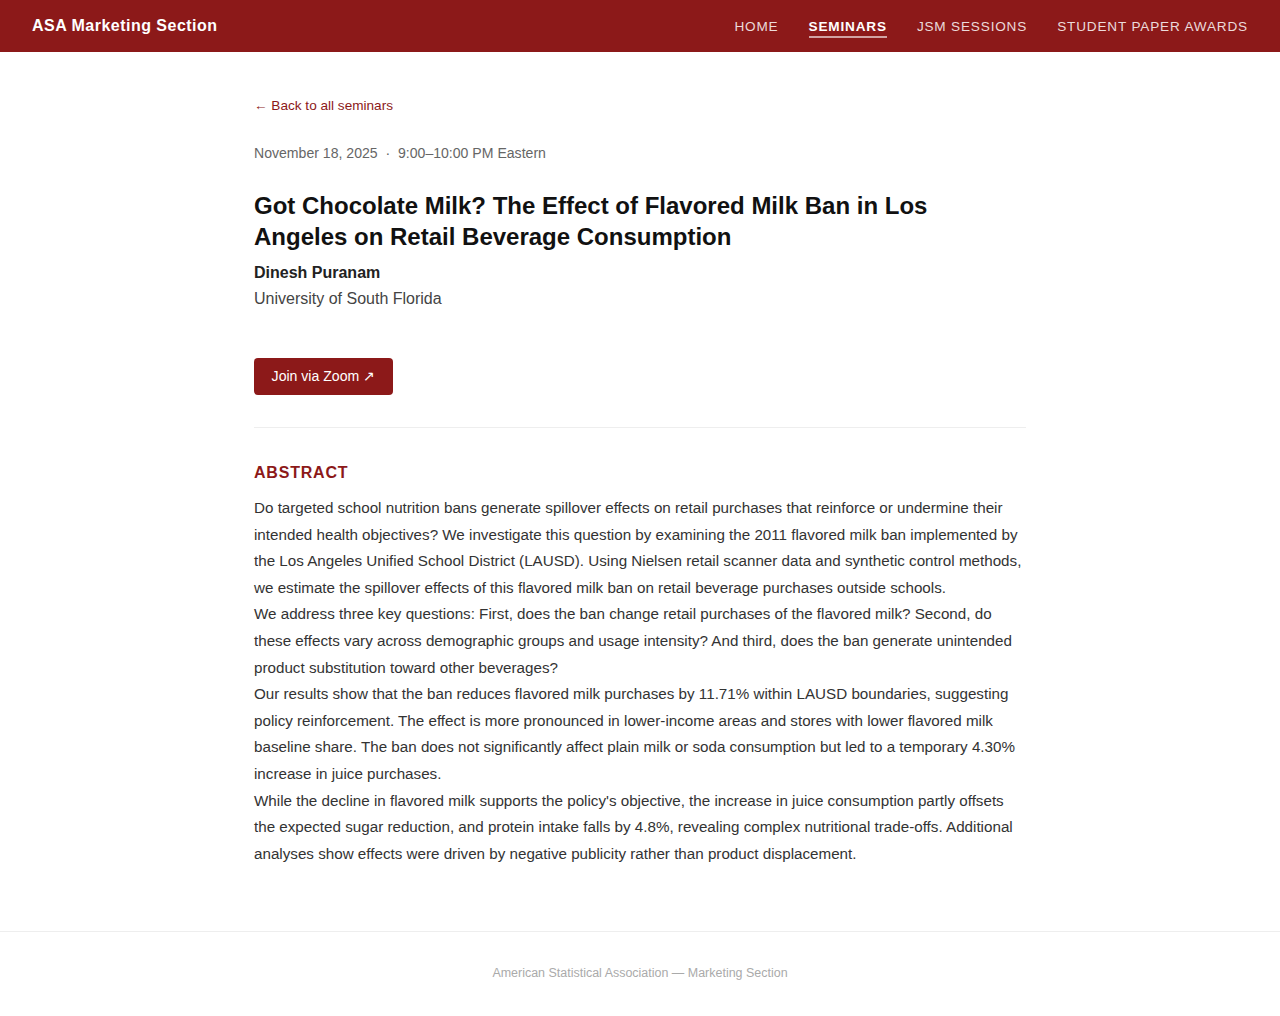
<file: talks/fall2025-nov18.html>
<!DOCTYPE html>
<html lang="en">
<head>
  <meta charset="UTF-8" />
  <meta name="viewport" content="width=device-width, initial-scale=1.0" />
  <title>Got Chocolate Milk? The Effect of Flavored Milk Ban in Los Angeles on Retail Beverage Consumption — ASA Marketing Section</title>
  <link rel="stylesheet" href="../style.css" />
</head>
<body>
<header class="site-header">
  <a class="nav-title" href="../index.html">ASA Marketing Section</a>
  <nav>
    <a href="../index.html">Home</a>
    <a href="../seminars.html" class="active">Seminars</a>
    <a href="../jsm.html">JSM Sessions</a>
    <a href="../awards.html">Student Paper Awards</a>
  </nav>
</header>
<main class="page-content">

  <a class="back-link" href="../seminars.html">← Back to all seminars</a>

  <div class="talk-detail-meta">
    November 18, 2025 &nbsp;·&nbsp; 9:00–10:00 PM Eastern
  </div>

  <h1 class="talk-detail-title">Got Chocolate Milk? The Effect of Flavored Milk Ban in Los Angeles on Retail Beverage Consumption</h1>

  <div class="talk-detail-speaker">
    <strong>Dinesh Puranam</strong>
    <br>University of South Florida

  </div>

  <a class="action-link zoom-link" href="https://iu.zoom.us/j/88145043594" target="_blank" rel="noopener">Join via Zoom ↗</a>


  <hr style="margin: 2rem 0; border: none; border-top: 1px solid #eee;">

  <div class="abstract-heading">Abstract</div>
  <div class="abstract-text">
    <p>Do targeted school nutrition bans generate spillover effects on retail purchases that reinforce or undermine their intended health objectives? We investigate this question by examining the 2011 flavored milk ban implemented by the Los Angeles Unified School District (LAUSD). Using Nielsen retail scanner data and synthetic control methods, we estimate the spillover effects of this flavored milk ban on retail beverage purchases outside schools.</p>
<p>We address three key questions: First, does the ban change retail purchases of the flavored milk? Second, do these effects vary across demographic groups and usage intensity? And third, does the ban generate unintended product substitution toward other beverages?</p>
<p>Our results show that the ban reduces flavored milk purchases by 11.71% within LAUSD boundaries, suggesting policy reinforcement. The effect is more pronounced in lower-income areas and stores with lower flavored milk baseline share. The ban does not significantly affect plain milk or soda consumption but led to a temporary 4.30% increase in juice purchases.</p>
<p>While the decline in flavored milk supports the policy's objective, the increase in juice consumption partly offsets the expected sugar reduction, and protein intake falls by 4.8%, revealing complex nutritional trade-offs. Additional analyses show effects were driven by negative publicity rather than product displacement.</p>
  </div>

</main>
<footer class="site-footer">
  American Statistical Association — Marketing Section
</footer>
</body>
</html>
</file>
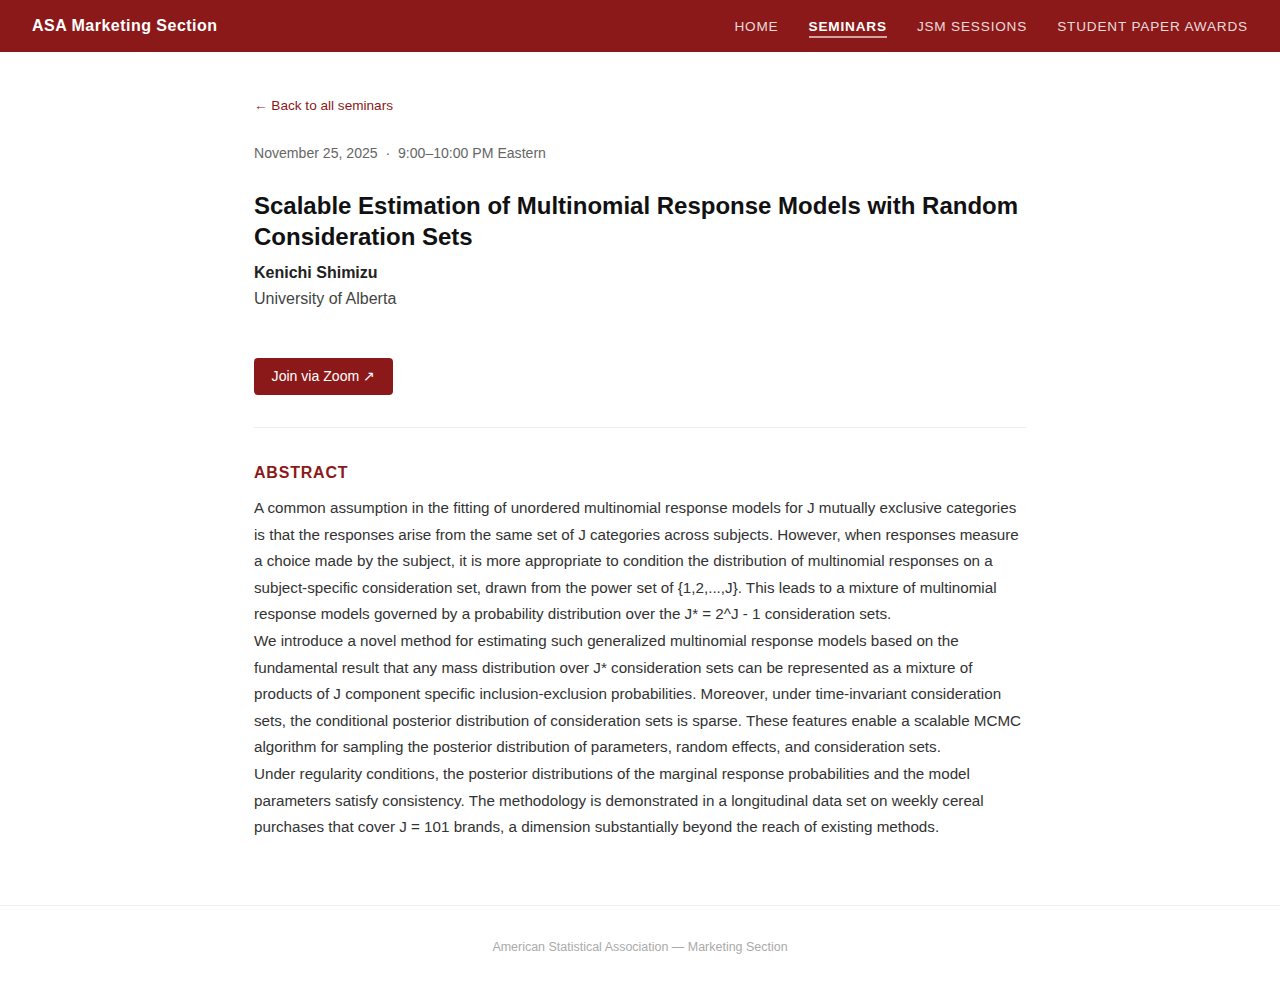
<file: talks/fall2025-nov25.html>
<!DOCTYPE html>
<html lang="en">
<head>
  <meta charset="UTF-8" />
  <meta name="viewport" content="width=device-width, initial-scale=1.0" />
  <title>Scalable Estimation of Multinomial Response Models with Random Consideration Sets — ASA Marketing Section</title>
  <link rel="stylesheet" href="../style.css" />
</head>
<body>
<header class="site-header">
  <a class="nav-title" href="../index.html">ASA Marketing Section</a>
  <nav>
    <a href="../index.html">Home</a>
    <a href="../seminars.html" class="active">Seminars</a>
    <a href="../jsm.html">JSM Sessions</a>
    <a href="../awards.html">Student Paper Awards</a>
  </nav>
</header>
<main class="page-content">

  <a class="back-link" href="../seminars.html">← Back to all seminars</a>

  <div class="talk-detail-meta">
    November 25, 2025 &nbsp;·&nbsp; 9:00–10:00 PM Eastern
  </div>

  <h1 class="talk-detail-title">Scalable Estimation of Multinomial Response Models with Random Consideration Sets</h1>

  <div class="talk-detail-speaker">
    <strong>Kenichi Shimizu</strong>
    <br>University of Alberta

  </div>

  <a class="action-link zoom-link" href="https://iu.zoom.us/j/84596323706" target="_blank" rel="noopener">Join via Zoom ↗</a>


  <hr style="margin: 2rem 0; border: none; border-top: 1px solid #eee;">

  <div class="abstract-heading">Abstract</div>
  <div class="abstract-text">
    <p>A common assumption in the fitting of unordered multinomial response models for J mutually exclusive categories is that the responses arise from the same set of J categories across subjects. However, when responses measure a choice made by the subject, it is more appropriate to condition the distribution of multinomial responses on a subject-specific consideration set, drawn from the power set of {1,2,...,J}. This leads to a mixture of multinomial response models governed by a probability distribution over the J* = 2^J - 1 consideration sets.</p>
<p>We introduce a novel method for estimating such generalized multinomial response models based on the fundamental result that any mass distribution over J* consideration sets can be represented as a mixture of products of J component specific inclusion-exclusion probabilities. Moreover, under time-invariant consideration sets, the conditional posterior distribution of consideration sets is sparse. These features enable a scalable MCMC algorithm for sampling the posterior distribution of parameters, random effects, and consideration sets.</p>
<p>Under regularity conditions, the posterior distributions of the marginal response probabilities and the model parameters satisfy consistency. The methodology is demonstrated in a longitudinal data set on weekly cereal purchases that cover J = 101 brands, a dimension substantially beyond the reach of existing methods.</p>
  </div>

</main>
<footer class="site-footer">
  American Statistical Association — Marketing Section
</footer>
</body>
</html>
</file>
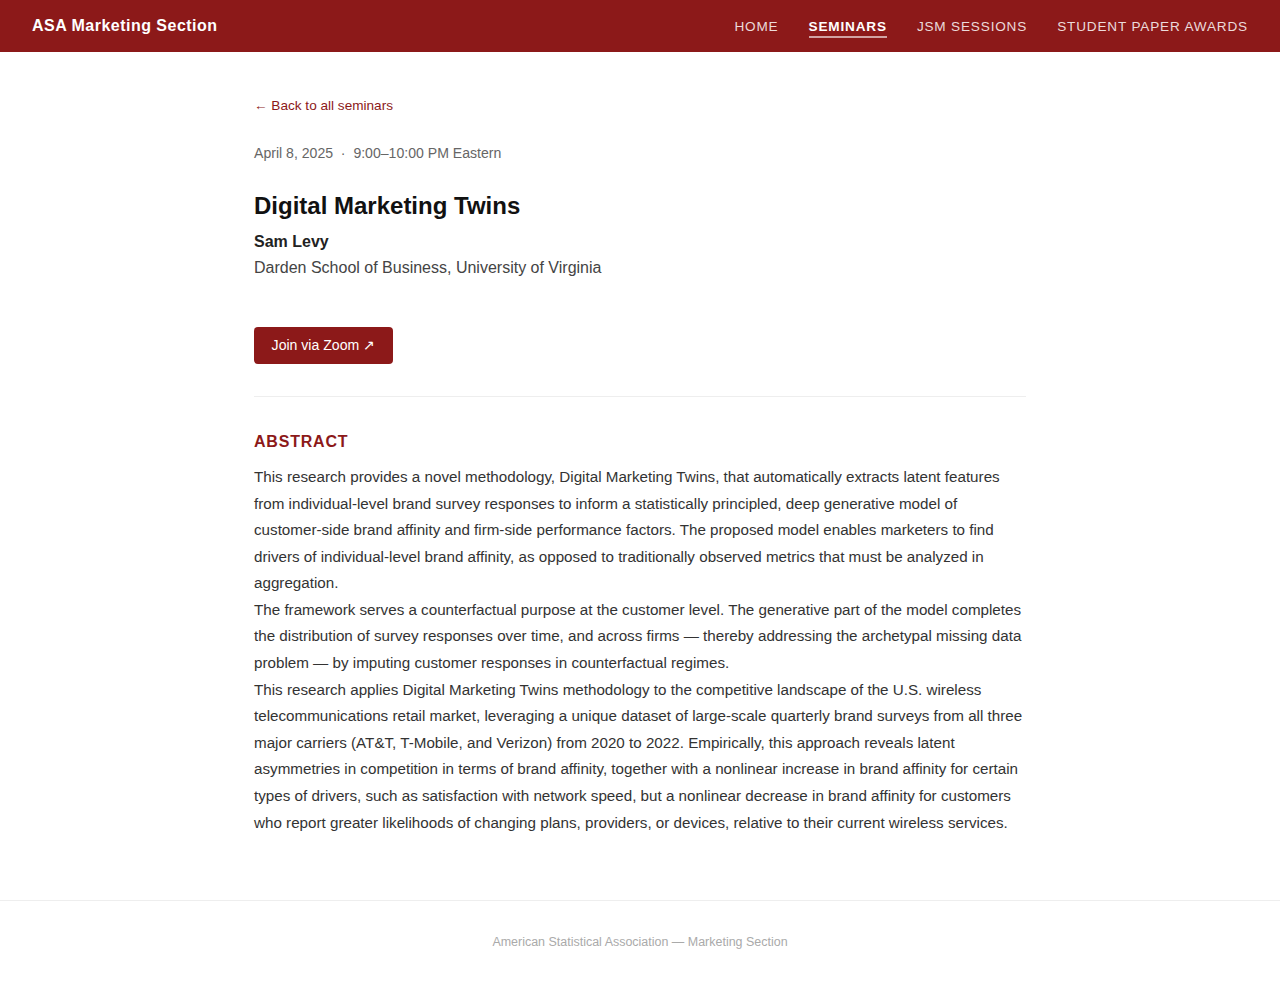
<file: talks/spring2025-apr08.html>
<!DOCTYPE html>
<html lang="en">
<head>
  <meta charset="UTF-8" />
  <meta name="viewport" content="width=device-width, initial-scale=1.0" />
  <title>Digital Marketing Twins — ASA Marketing Section</title>
  <link rel="stylesheet" href="../style.css" />
</head>
<body>
<header class="site-header">
  <a class="nav-title" href="../index.html">ASA Marketing Section</a>
  <nav>
    <a href="../index.html">Home</a>
    <a href="../seminars.html" class="active">Seminars</a>
    <a href="../jsm.html">JSM Sessions</a>
    <a href="../awards.html">Student Paper Awards</a>
  </nav>
</header>
<main class="page-content">

  <a class="back-link" href="../seminars.html">← Back to all seminars</a>

  <div class="talk-detail-meta">
    April 8, 2025 &nbsp;·&nbsp; 9:00–10:00 PM Eastern
  </div>

  <h1 class="talk-detail-title">Digital Marketing Twins</h1>

  <div class="talk-detail-speaker">
    <strong>Sam Levy</strong>
    <br>Darden School of Business, University of Virginia

  </div>

  <a class="action-link zoom-link" href="https://iu.zoom.us/j/86585464223" target="_blank" rel="noopener">Join via Zoom ↗</a>


  <hr style="margin: 2rem 0; border: none; border-top: 1px solid #eee;">

  <div class="abstract-heading">Abstract</div>
  <div class="abstract-text">
    <p>This research provides a novel methodology, Digital Marketing Twins, that automatically extracts latent features from individual-level brand survey responses to inform a statistically principled, deep generative model of customer-side brand affinity and firm-side performance factors. The proposed model enables marketers to find drivers of individual-level brand affinity, as opposed to traditionally observed metrics that must be analyzed in aggregation.</p>
<p>The framework serves a counterfactual purpose at the customer level. The generative part of the model completes the distribution of survey responses over time, and across firms — thereby addressing the archetypal missing data problem — by imputing customer responses in counterfactual regimes.</p>
<p>This research applies Digital Marketing Twins methodology to the competitive landscape of the U.S. wireless telecommunications retail market, leveraging a unique dataset of large-scale quarterly brand surveys from all three major carriers (AT&amp;T, T-Mobile, and Verizon) from 2020 to 2022. Empirically, this approach reveals latent asymmetries in competition in terms of brand affinity, together with a nonlinear increase in brand affinity for certain types of drivers, such as satisfaction with network speed, but a nonlinear decrease in brand affinity for customers who report greater likelihoods of changing plans, providers, or devices, relative to their current wireless services.</p>
  </div>

</main>
<footer class="site-footer">
  American Statistical Association — Marketing Section
</footer>
</body>
</html>
</file>
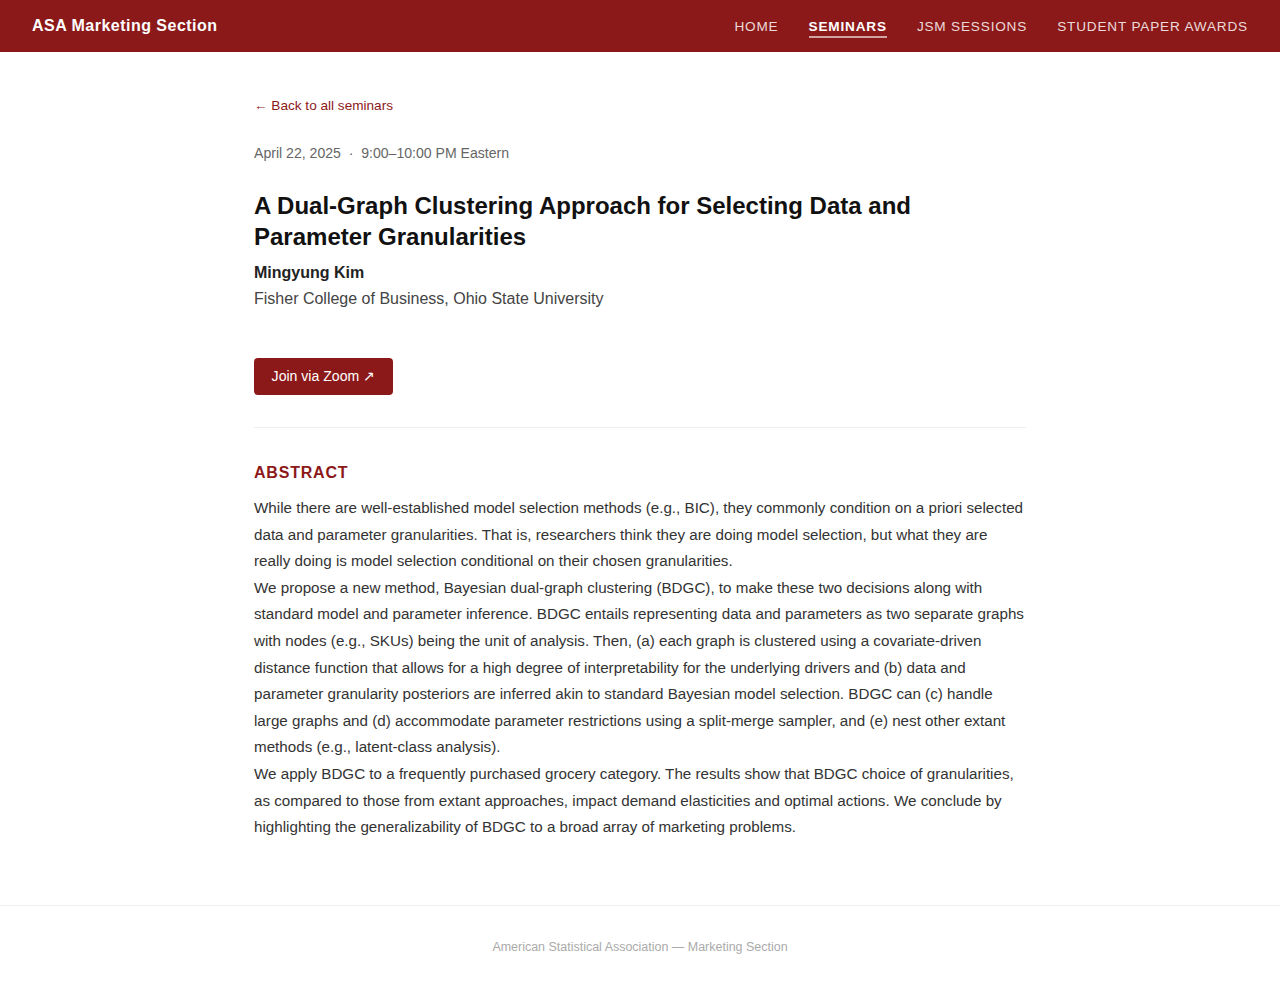
<file: talks/spring2025-apr22.html>
<!DOCTYPE html>
<html lang="en">
<head>
  <meta charset="UTF-8" />
  <meta name="viewport" content="width=device-width, initial-scale=1.0" />
  <title>A Dual-Graph Clustering Approach for Selecting Data and Parameter Granularities — ASA Marketing Section</title>
  <link rel="stylesheet" href="../style.css" />
</head>
<body>
<header class="site-header">
  <a class="nav-title" href="../index.html">ASA Marketing Section</a>
  <nav>
    <a href="../index.html">Home</a>
    <a href="../seminars.html" class="active">Seminars</a>
    <a href="../jsm.html">JSM Sessions</a>
    <a href="../awards.html">Student Paper Awards</a>
  </nav>
</header>
<main class="page-content">

  <a class="back-link" href="../seminars.html">← Back to all seminars</a>

  <div class="talk-detail-meta">
    April 22, 2025 &nbsp;·&nbsp; 9:00–10:00 PM Eastern
  </div>

  <h1 class="talk-detail-title">A Dual-Graph Clustering Approach for Selecting Data and Parameter Granularities</h1>

  <div class="talk-detail-speaker">
    <strong>Mingyung Kim</strong>
    <br>Fisher College of Business, Ohio State University

  </div>

  <a class="action-link zoom-link" href="https://iu.zoom.us/j/86585464223" target="_blank" rel="noopener">Join via Zoom ↗</a>


  <hr style="margin: 2rem 0; border: none; border-top: 1px solid #eee;">

  <div class="abstract-heading">Abstract</div>
  <div class="abstract-text">
    <p>While there are well-established model selection methods (e.g., BIC), they commonly condition on a priori selected data and parameter granularities. That is, researchers think they are doing model selection, but what they are really doing is model selection conditional on their chosen granularities.</p>
<p>We propose a new method, Bayesian dual-graph clustering (BDGC), to make these two decisions along with standard model and parameter inference. BDGC entails representing data and parameters as two separate graphs with nodes (e.g., SKUs) being the unit of analysis. Then, (a) each graph is clustered using a covariate-driven distance function that allows for a high degree of interpretability for the underlying drivers and (b) data and parameter granularity posteriors are inferred akin to standard Bayesian model selection. BDGC can (c) handle large graphs and (d) accommodate parameter restrictions using a split-merge sampler, and (e) nest other extant methods (e.g., latent-class analysis).</p>
<p>We apply BDGC to a frequently purchased grocery category. The results show that BDGC choice of granularities, as compared to those from extant approaches, impact demand elasticities and optimal actions. We conclude by highlighting the generalizability of BDGC to a broad array of marketing problems.</p>
  </div>

</main>
<footer class="site-footer">
  American Statistical Association — Marketing Section
</footer>
</body>
</html>
</file>
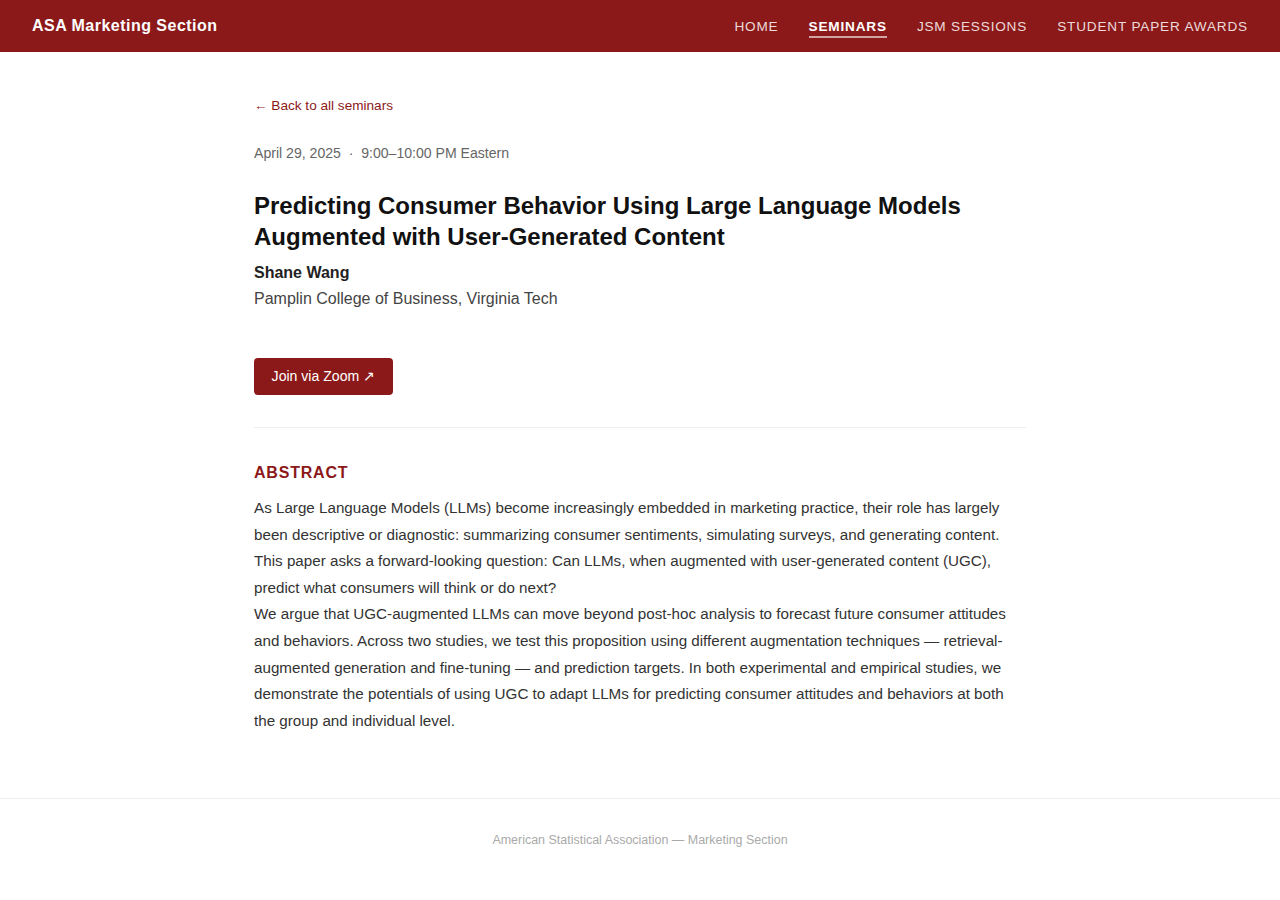
<file: talks/spring2025-apr29.html>
<!DOCTYPE html>
<html lang="en">
<head>
  <meta charset="UTF-8" />
  <meta name="viewport" content="width=device-width, initial-scale=1.0" />
  <title>Predicting Consumer Behavior Using Large Language Models Augmented with User-Generated Content — ASA Marketing Section</title>
  <link rel="stylesheet" href="../style.css" />
</head>
<body>
<header class="site-header">
  <a class="nav-title" href="../index.html">ASA Marketing Section</a>
  <nav>
    <a href="../index.html">Home</a>
    <a href="../seminars.html" class="active">Seminars</a>
    <a href="../jsm.html">JSM Sessions</a>
    <a href="../awards.html">Student Paper Awards</a>
  </nav>
</header>
<main class="page-content">

  <a class="back-link" href="../seminars.html">← Back to all seminars</a>

  <div class="talk-detail-meta">
    April 29, 2025 &nbsp;·&nbsp; 9:00–10:00 PM Eastern
  </div>

  <h1 class="talk-detail-title">Predicting Consumer Behavior Using Large Language Models Augmented with User-Generated Content</h1>

  <div class="talk-detail-speaker">
    <strong>Shane Wang</strong>
    <br>Pamplin College of Business, Virginia Tech

  </div>

  <a class="action-link zoom-link" href="https://iu.zoom.us/j/86585464223" target="_blank" rel="noopener">Join via Zoom ↗</a>


  <hr style="margin: 2rem 0; border: none; border-top: 1px solid #eee;">

  <div class="abstract-heading">Abstract</div>
  <div class="abstract-text">
    <p>As Large Language Models (LLMs) become increasingly embedded in marketing practice, their role has largely been descriptive or diagnostic: summarizing consumer sentiments, simulating surveys, and generating content. This paper asks a forward-looking question: Can LLMs, when augmented with user-generated content (UGC), predict what consumers will think or do next?</p>
<p>We argue that UGC-augmented LLMs can move beyond post-hoc analysis to forecast future consumer attitudes and behaviors. Across two studies, we test this proposition using different augmentation techniques — retrieval-augmented generation and fine-tuning — and prediction targets. In both experimental and empirical studies, we demonstrate the potentials of using UGC to adapt LLMs for predicting consumer attitudes and behaviors at both the group and individual level.</p>
  </div>

</main>
<footer class="site-footer">
  American Statistical Association — Marketing Section
</footer>
</body>
</html>
</file>
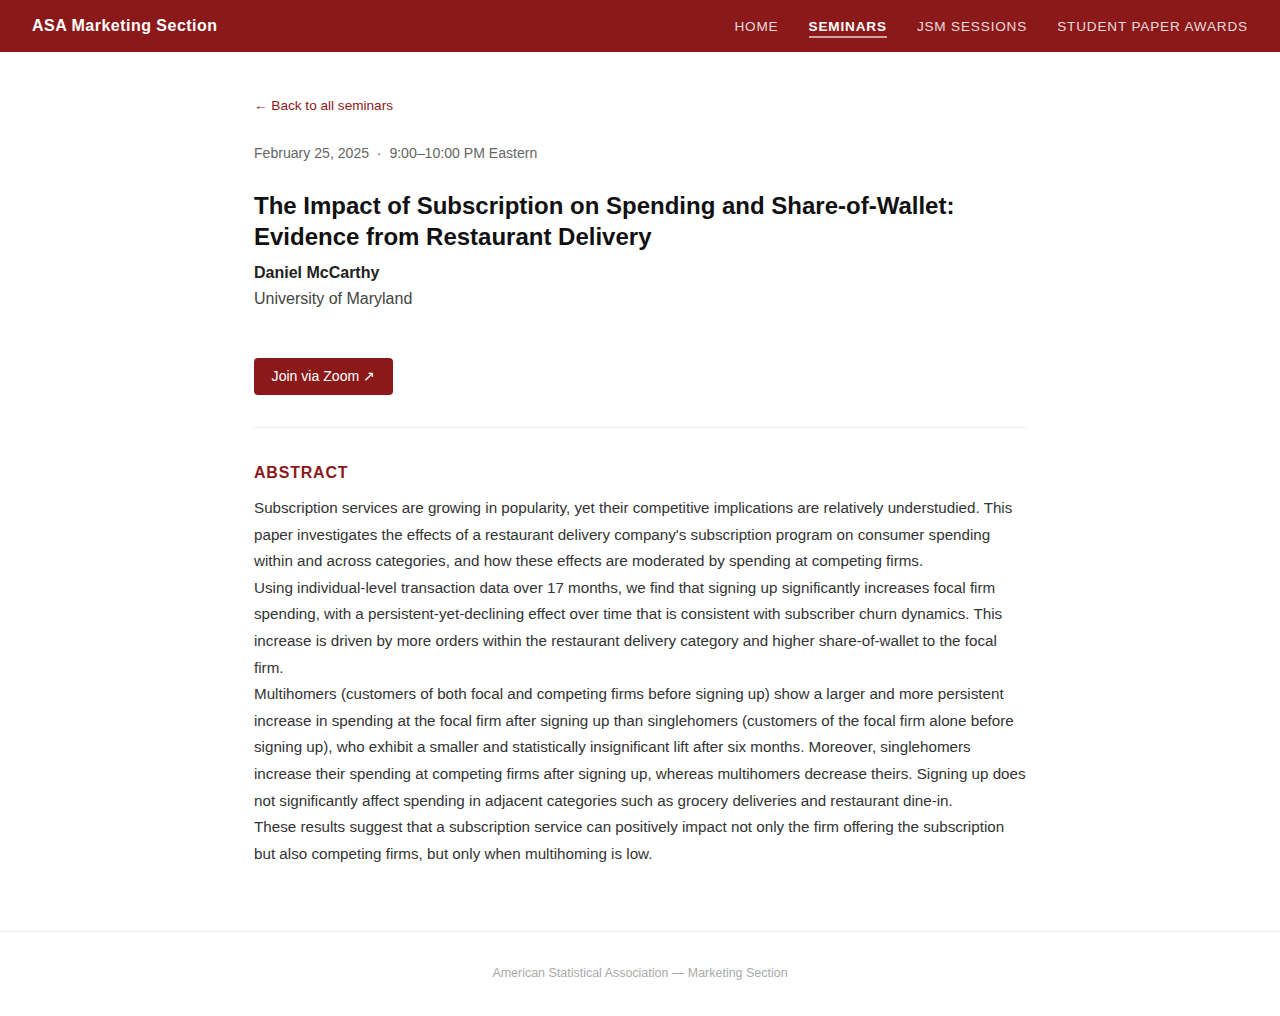
<file: talks/spring2025-feb25.html>
<!DOCTYPE html>
<html lang="en">
<head>
  <meta charset="UTF-8" />
  <meta name="viewport" content="width=device-width, initial-scale=1.0" />
  <title>The Impact of Subscription on Spending and Share-of-Wallet: Evidence from Restaurant Delivery — ASA Marketing Section</title>
  <link rel="stylesheet" href="../style.css" />
</head>
<body>
<header class="site-header">
  <a class="nav-title" href="../index.html">ASA Marketing Section</a>
  <nav>
    <a href="../index.html">Home</a>
    <a href="../seminars.html" class="active">Seminars</a>
    <a href="../jsm.html">JSM Sessions</a>
    <a href="../awards.html">Student Paper Awards</a>
  </nav>
</header>
<main class="page-content">

  <a class="back-link" href="../seminars.html">← Back to all seminars</a>

  <div class="talk-detail-meta">
    February 25, 2025 &nbsp;·&nbsp; 9:00–10:00 PM Eastern
  </div>

  <h1 class="talk-detail-title">The Impact of Subscription on Spending and Share-of-Wallet: Evidence from Restaurant Delivery</h1>

  <div class="talk-detail-speaker">
    <strong>Daniel McCarthy</strong>
    <br>University of Maryland

  </div>

  <a class="action-link zoom-link" href="https://iu.zoom.us/j/86585464223" target="_blank" rel="noopener">Join via Zoom ↗</a>


  <hr style="margin: 2rem 0; border: none; border-top: 1px solid #eee;">

  <div class="abstract-heading">Abstract</div>
  <div class="abstract-text">
    <p>Subscription services are growing in popularity, yet their competitive implications are relatively understudied. This paper investigates the effects of a restaurant delivery company's subscription program on consumer spending within and across categories, and how these effects are moderated by spending at competing firms.</p>
<p>Using individual-level transaction data over 17 months, we find that signing up significantly increases focal firm spending, with a persistent-yet-declining effect over time that is consistent with subscriber churn dynamics. This increase is driven by more orders within the restaurant delivery category and higher share-of-wallet to the focal firm.</p>
<p>Multihomers (customers of both focal and competing firms before signing up) show a larger and more persistent increase in spending at the focal firm after signing up than singlehomers (customers of the focal firm alone before signing up), who exhibit a smaller and statistically insignificant lift after six months. Moreover, singlehomers increase their spending at competing firms after signing up, whereas multihomers decrease theirs. Signing up does not significantly affect spending in adjacent categories such as grocery deliveries and restaurant dine-in.</p>
<p>These results suggest that a subscription service can positively impact not only the firm offering the subscription but also competing firms, but only when multihoming is low.</p>
  </div>

</main>
<footer class="site-footer">
  American Statistical Association — Marketing Section
</footer>
</body>
</html>
</file>
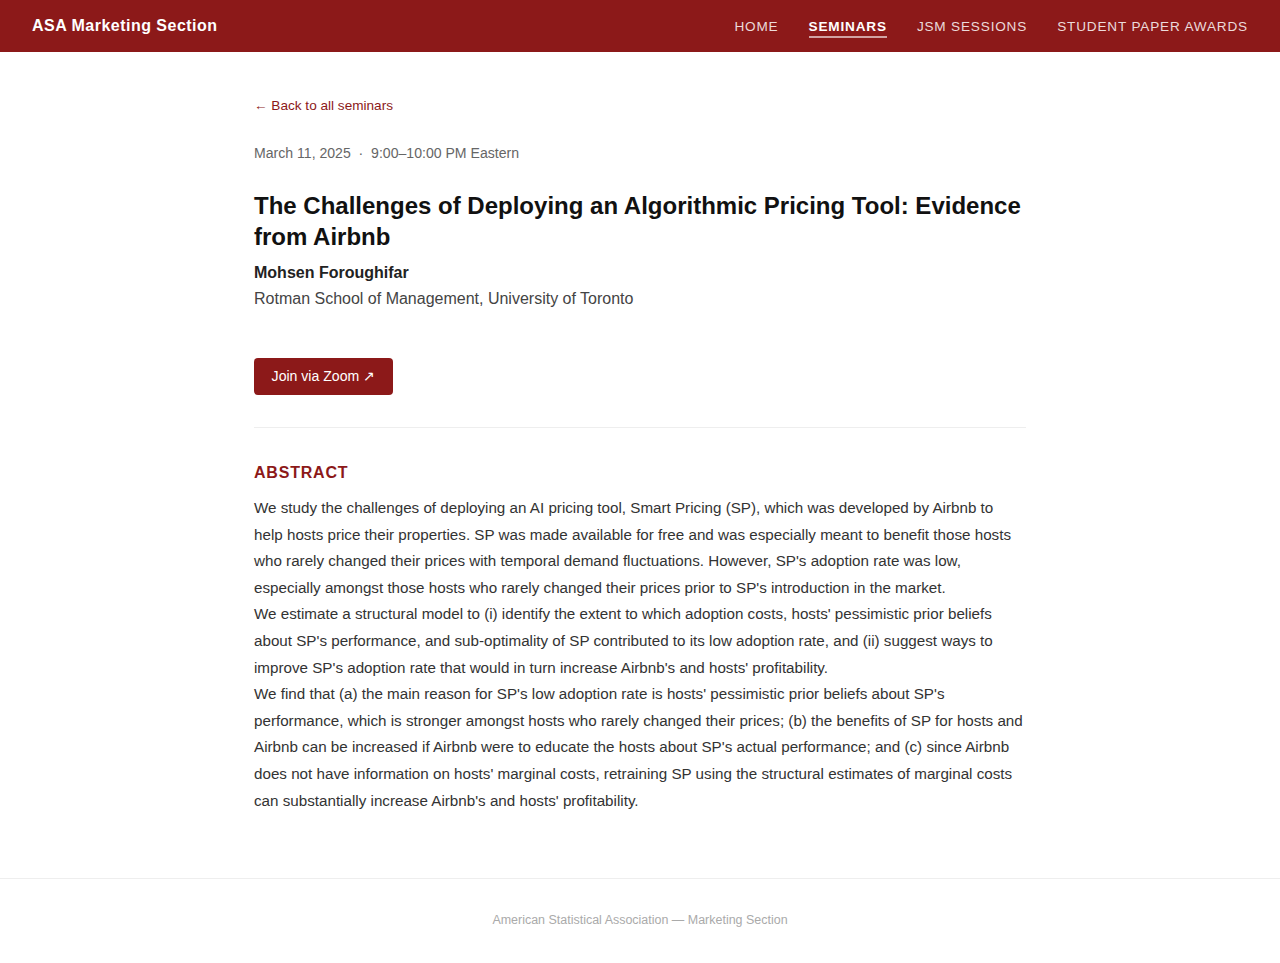
<file: talks/spring2025-mar11.html>
<!DOCTYPE html>
<html lang="en">
<head>
  <meta charset="UTF-8" />
  <meta name="viewport" content="width=device-width, initial-scale=1.0" />
  <title>The Challenges of Deploying an Algorithmic Pricing Tool: Evidence from Airbnb — ASA Marketing Section</title>
  <link rel="stylesheet" href="../style.css" />
</head>
<body>
<header class="site-header">
  <a class="nav-title" href="../index.html">ASA Marketing Section</a>
  <nav>
    <a href="../index.html">Home</a>
    <a href="../seminars.html" class="active">Seminars</a>
    <a href="../jsm.html">JSM Sessions</a>
    <a href="../awards.html">Student Paper Awards</a>
  </nav>
</header>
<main class="page-content">

  <a class="back-link" href="../seminars.html">← Back to all seminars</a>

  <div class="talk-detail-meta">
    March 11, 2025 &nbsp;·&nbsp; 9:00–10:00 PM Eastern
  </div>

  <h1 class="talk-detail-title">The Challenges of Deploying an Algorithmic Pricing Tool: Evidence from Airbnb</h1>

  <div class="talk-detail-speaker">
    <strong>Mohsen Foroughifar</strong>
    <br>Rotman School of Management, University of Toronto

  </div>

  <a class="action-link zoom-link" href="https://iu.zoom.us/j/86585464223" target="_blank" rel="noopener">Join via Zoom ↗</a>


  <hr style="margin: 2rem 0; border: none; border-top: 1px solid #eee;">

  <div class="abstract-heading">Abstract</div>
  <div class="abstract-text">
    <p>We study the challenges of deploying an AI pricing tool, Smart Pricing (SP), which was developed by Airbnb to help hosts price their properties. SP was made available for free and was especially meant to benefit those hosts who rarely changed their prices with temporal demand fluctuations. However, SP's adoption rate was low, especially amongst those hosts who rarely changed their prices prior to SP's introduction in the market.</p>
<p>We estimate a structural model to (i) identify the extent to which adoption costs, hosts' pessimistic prior beliefs about SP's performance, and sub-optimality of SP contributed to its low adoption rate, and (ii) suggest ways to improve SP's adoption rate that would in turn increase Airbnb's and hosts' profitability.</p>
<p>We find that (a) the main reason for SP's low adoption rate is hosts' pessimistic prior beliefs about SP's performance, which is stronger amongst hosts who rarely changed their prices; (b) the benefits of SP for hosts and Airbnb can be increased if Airbnb were to educate the hosts about SP's actual performance; and (c) since Airbnb does not have information on hosts' marginal costs, retraining SP using the structural estimates of marginal costs can substantially increase Airbnb's and hosts' profitability.</p>
  </div>

</main>
<footer class="site-footer">
  American Statistical Association — Marketing Section
</footer>
</body>
</html>
</file>
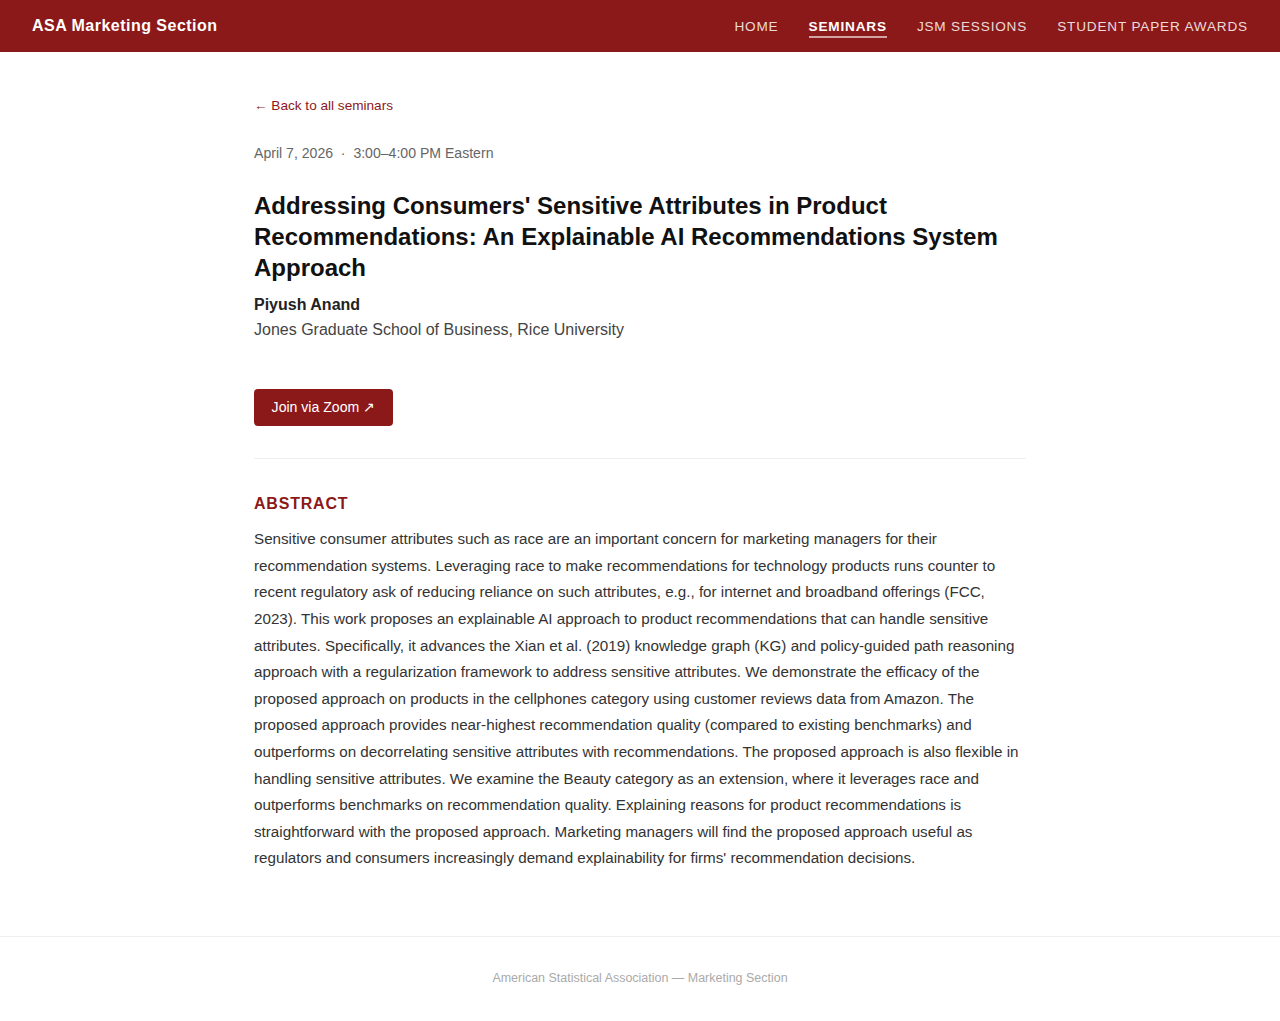
<file: talks/spring2026-apr07.html>
<!DOCTYPE html>
<html lang="en">
<head>
  <meta charset="UTF-8" />
  <meta name="viewport" content="width=device-width, initial-scale=1.0" />
  <title>Addressing Consumers' Sensitive Attributes in Product Recommendations: An Explainable AI Recommendations System Approach — ASA Marketing Section</title>
  <link rel="stylesheet" href="../style.css" />
</head>
<body>
<header class="site-header">
  <a class="nav-title" href="../index.html">ASA Marketing Section</a>
  <nav>
    <a href="../index.html">Home</a>
    <a href="../seminars.html" class="active">Seminars</a>
    <a href="../jsm.html">JSM Sessions</a>
    <a href="../awards.html">Student Paper Awards</a>
  </nav>
</header>
<main class="page-content">

  <a class="back-link" href="../seminars.html">← Back to all seminars</a>

  <div class="talk-detail-meta">
    April 7, 2026 &nbsp;·&nbsp; 3:00–4:00 PM Eastern
  </div>

  <h1 class="talk-detail-title">Addressing Consumers' Sensitive Attributes in Product Recommendations: An Explainable AI Recommendations System Approach</h1>

  <div class="talk-detail-speaker">
    <strong>Piyush Anand</strong>
    <br>Jones Graduate School of Business, Rice University

  </div>

  <a class="action-link zoom-link" href="https://lnkd.in/gVHp844S" target="_blank" rel="noopener">Join via Zoom ↗</a>


  <hr style="margin: 2rem 0; border: none; border-top: 1px solid #eee;">

  <div class="abstract-heading">Abstract</div>
  <div class="abstract-text">
    <p>Sensitive consumer attributes such as race are an important concern for marketing managers for their recommendation systems. Leveraging race to make recommendations for technology products runs counter to recent regulatory ask of reducing reliance on such attributes, e.g., for internet and broadband offerings (FCC, 2023). This work proposes an explainable AI approach to product recommendations that can handle sensitive attributes. Specifically, it advances the Xian et al. (2019) knowledge graph (KG) and policy-guided path reasoning approach with a regularization framework to address sensitive attributes. We demonstrate the efficacy of the proposed approach on products in the cellphones category using customer reviews data from Amazon. The proposed approach provides near-highest recommendation quality (compared to existing benchmarks) and outperforms on decorrelating sensitive attributes with recommendations. The proposed approach is also flexible in handling sensitive attributes. We examine the Beauty category as an extension, where it leverages race and outperforms benchmarks on recommendation quality. Explaining reasons for product recommendations is straightforward with the proposed approach. Marketing managers will find the proposed approach useful as regulators and consumers increasingly demand explainability for firms' recommendation decisions.</p>
  </div>

</main>
<footer class="site-footer">
  American Statistical Association — Marketing Section
</footer>
</body>
</html>
</file>
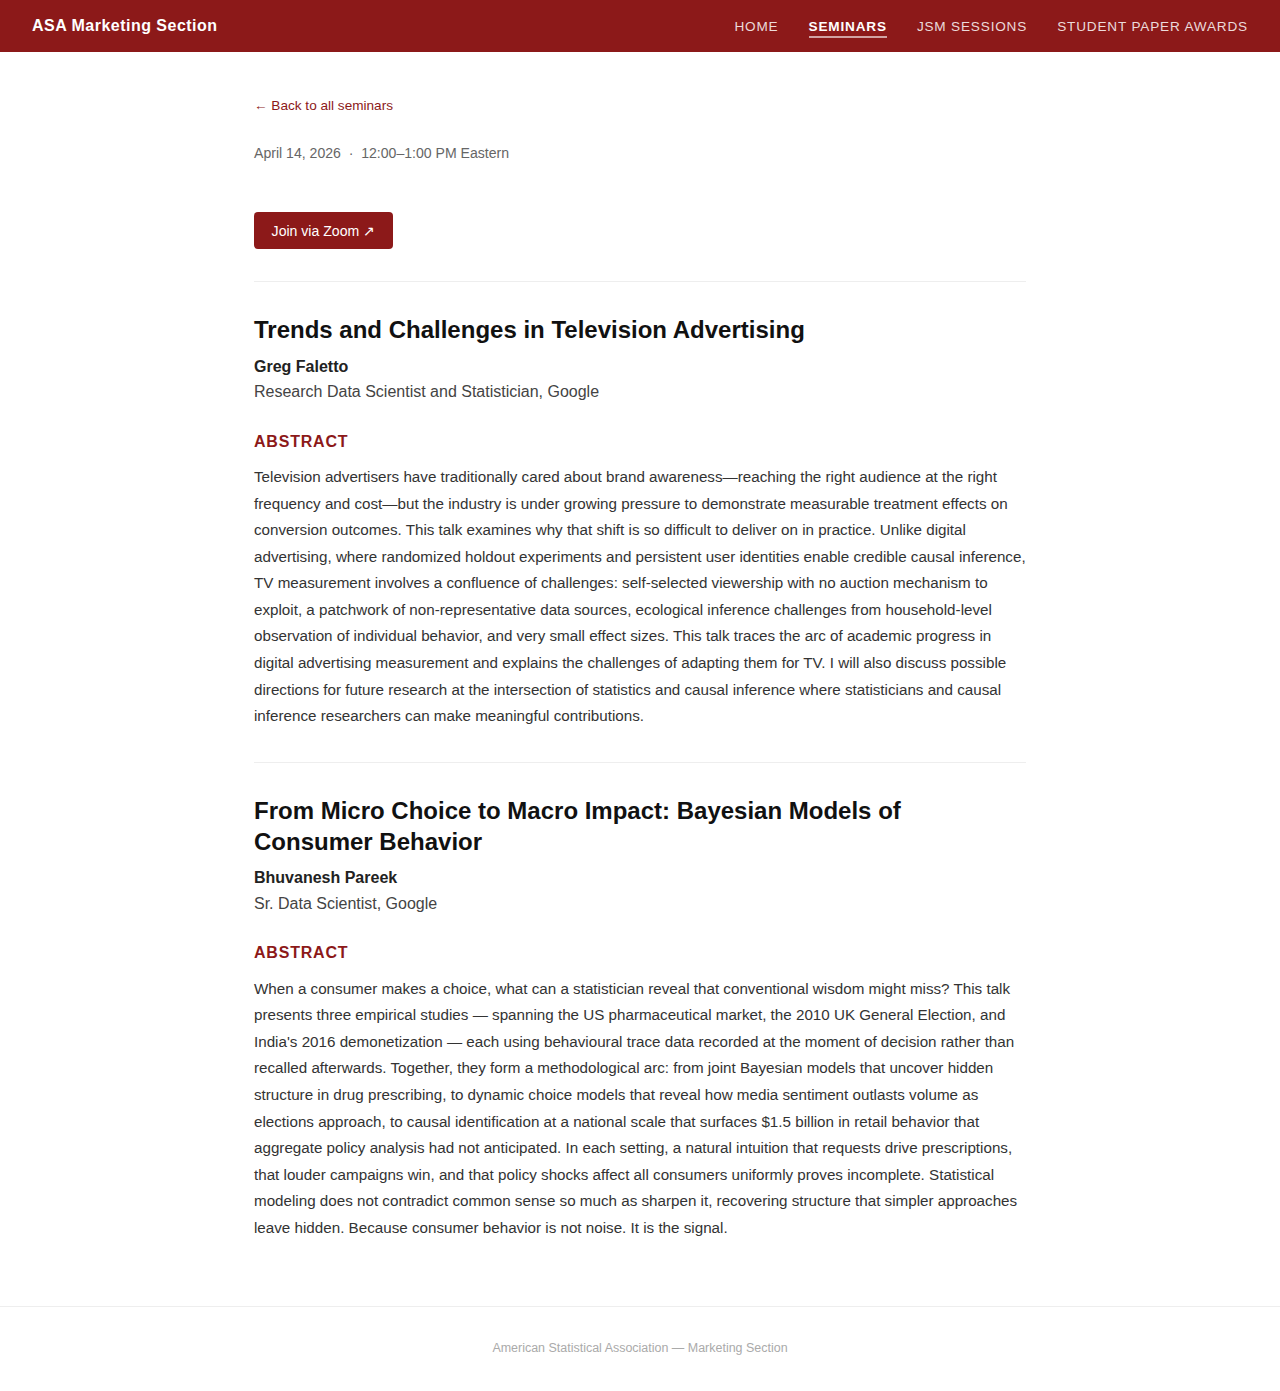
<file: talks/spring2026-apr14.html>
<!DOCTYPE html>
<html lang="en">
<head>
  <meta charset="UTF-8" />
  <meta name="viewport" content="width=device-width, initial-scale=1.0" />
  <title>Trends and Challenges in Television Advertising & From Micro Choice to Macro Impact: Bayesian Models of Consumer Behavior — ASA Marketing Section</title>
  <link rel="stylesheet" href="../style.css" />
</head>
<body>
<header class="site-header">
  <a class="nav-title" href="../index.html">ASA Marketing Section</a>
  <nav>
    <a href="../index.html">Home</a>
    <a href="../seminars.html" class="active">Seminars</a>
    <a href="../jsm.html">JSM Sessions</a>
    <a href="../awards.html">Student Paper Awards</a>
  </nav>
</header>
<main class="page-content">

  <a class="back-link" href="../seminars.html">← Back to all seminars</a>

  <div class="talk-detail-meta">
    April 14, 2026 &nbsp;·&nbsp; 12:00–1:00 PM Eastern
  </div>

  <a class="action-link zoom-link" href="https://iu.zoom.us/j/81598715862" target="_blank" rel="noopener">Join via Zoom ↗</a>

  <hr style="margin: 2rem 0; border: none; border-top: 1px solid #eee;">

  <h1 class="talk-detail-title">Trends and Challenges in Television Advertising</h1>

  <div class="talk-detail-speaker">
    <strong>Greg Faletto</strong>
    <br>Research Data Scientist and Statistician, Google
  </div>

  <div class="abstract-heading">Abstract</div>
  <div class="abstract-text">
    <p>Television advertisers have traditionally cared about brand awareness—reaching the right audience at the right frequency and cost—but the industry is under growing pressure to demonstrate measurable treatment effects on conversion outcomes. This talk examines why that shift is so difficult to deliver on in practice. Unlike digital advertising, where randomized holdout experiments and persistent user identities enable credible causal inference, TV measurement involves a confluence of challenges: self-selected viewership with no auction mechanism to exploit, a patchwork of non-representative data sources, ecological inference challenges from household-level observation of individual behavior, and very small effect sizes. This talk traces the arc of academic progress in digital advertising measurement and explains the challenges of adapting them for TV. I will also discuss possible directions for future research at the intersection of statistics and causal inference where statisticians and causal inference researchers can make meaningful contributions.</p>
  </div>

  <hr style="margin: 2rem 0; border: none; border-top: 1px solid #eee;">

  <h1 class="talk-detail-title">From Micro Choice to Macro Impact: Bayesian Models of Consumer Behavior</h1>

  <div class="talk-detail-speaker">
    <strong>Bhuvanesh Pareek</strong>
    <br>Sr. Data Scientist, Google
  </div>

  <div class="abstract-heading">Abstract</div>
  <div class="abstract-text">
    <p>When a consumer makes a choice, what can a statistician reveal that conventional wisdom might miss? This talk presents three empirical studies — spanning the US pharmaceutical market, the 2010 UK General Election, and India's 2016 demonetization — each using behavioural trace data recorded at the moment of decision rather than recalled afterwards. Together, they form a methodological arc: from joint Bayesian models that uncover hidden structure in drug prescribing, to dynamic choice models that reveal how media sentiment outlasts volume as elections approach, to causal identification at a national scale that surfaces $1.5 billion in retail behavior that aggregate policy analysis had not anticipated. In each setting, a natural intuition that requests drive prescriptions, that louder campaigns win, and that policy shocks affect all consumers uniformly proves incomplete. Statistical modeling does not contradict common sense so much as sharpen it, recovering structure that simpler approaches leave hidden. Because consumer behavior is not noise. It is the signal.</p>
  </div>

</main>
<footer class="site-footer">
  American Statistical Association — Marketing Section
</footer>
</body>
</html>
</file>
<file: style.css>
/* ── Reset & Base ─────────────────────────────────────────── */
*, *::before, *::after { box-sizing: border-box; margin: 0; padding: 0; }

body {
  font-family: -apple-system, BlinkMacSystemFont, "Segoe UI", Roboto,
               "Helvetica Neue", Arial, sans-serif;
  font-size: 16px;
  line-height: 1.6;
  color: #222;
  background: #fff;
}

a { color: #8c1919; text-decoration: none; }
a:hover { text-decoration: underline; }

/* ── Navbar ───────────────────────────────────────────────── */
.site-header {
  background-color: #8c1919;
  padding: 0 2rem;
  display: flex;
  align-items: center;
  justify-content: space-between;
  height: 52px;
  position: sticky;
  top: 0;
  z-index: 100;
}

.site-header .nav-title {
  color: #fff;
  font-size: 1rem;
  font-weight: 600;
  letter-spacing: 0.03em;
  white-space: nowrap;
}

.site-header nav a {
  color: rgba(255,255,255,0.85);
  font-size: 0.85rem;
  font-weight: 400;
  letter-spacing: 0.06em;
  text-transform: uppercase;
  margin-left: 1.6rem;
}

.site-header nav a:hover { color: #fff; text-decoration: none; }
.site-header nav a.active { color: #fff; font-weight: 600; border-bottom: 2px solid rgba(255,255,255,0.6); padding-bottom: 2px; }

/* ── Page wrapper ─────────────────────────────────────────── */
.page-content {
  max-width: 820px;
  margin: 0 auto;
  padding: 2.5rem 1.5rem 4rem;
}

/* ── Page title ───────────────────────────────────────────── */
.page-title {
  font-size: 1.9rem;
  font-weight: 700;
  color: #8c1919;
  margin-bottom: 0.25rem;
}

.page-subtitle {
  font-size: 1rem;
  color: #555;
  margin-bottom: 2.5rem;
}

/* ── About section ────────────────────────────────────────── */
.about-section {
  background: #fdf8f8;
  border-left: 4px solid #8c1919;
  padding: 1rem 1.4rem;
  margin-bottom: 1rem;
  border-radius: 0 4px 4px 0;
  font-size: 0.92rem;
  color: #333;
  line-height: 1.7;
}

.about-section p { margin-bottom: 0.5rem; }
.about-section p:last-child { margin-bottom: 0; }

/* ── Season heading ────────────────────────────────────────── */
.season-heading {
  font-size: 1.15rem;
  font-weight: 700;
  color: #8c1919;
  border-bottom: 2px solid #8c1919;
  padding-bottom: 0.3rem;
  margin: 2.5rem 0 1.2rem;
}

/* ── Talk card ────────────────────────────────────────────── */
.talk-card {
  border: 1px solid #e5e5e5;
  border-radius: 6px;
  padding: 1.2rem 1.4rem;
  margin-bottom: 1rem;
  transition: box-shadow 0.15s;
}

.talk-card:hover { box-shadow: 0 2px 10px rgba(0,0,0,0.08); }

.talk-meta {
  font-size: 0.82rem;
  color: #777;
  margin-bottom: 0.35rem;
}

.talk-title {
  font-size: 1.05rem;
  font-weight: 600;
  color: #111;
  margin-bottom: 0.25rem;
}

.talk-speaker {
  font-size: 0.9rem;
  color: #444;
  margin-bottom: 0.6rem;
}

.talk-speaker em { font-style: normal; color: #666; }

.read-more {
  font-size: 0.85rem;
  font-weight: 500;
  color: #8c1919;
}

/* ── Talk detail page ─────────────────────────────────────── */
.talk-detail-meta {
  font-size: 0.88rem;
  color: #666;
  margin-bottom: 1.5rem;
  line-height: 1.8;
}

.talk-detail-title {
  font-size: 1.5rem;
  font-weight: 700;
  color: #111;
  margin-bottom: 0.5rem;
  line-height: 1.3;
}

.talk-detail-speaker {
  font-size: 1rem;
  color: #444;
  margin-bottom: 1.5rem;
  line-height: 1.6;
}

.talk-detail-speaker strong { color: #222; }
.coauthors { font-size: 0.88rem; color: #666; font-style: italic; }

.abstract-heading {
  font-size: 1rem;
  font-weight: 700;
  text-transform: uppercase;
  letter-spacing: 0.05em;
  color: #8c1919;
  margin-bottom: 0.6rem;
}

.abstract-text {
  font-size: 0.95rem;
  color: #333;
  line-height: 1.75;
}

.action-link {
  display: inline-block;
  margin-top: 1.4rem;
  margin-right: 0.6rem;
  padding: 0.45rem 1.1rem;
  border-radius: 4px;
  font-size: 0.88rem;
  font-weight: 500;
  text-decoration: none;
}

.zoom-link   { background: #8c1919; color: #fff; }
.video-link  { background: #1a5276; color: #fff; }
.slides-link { background: #145a32; color: #fff; }

.zoom-link:hover   { background: #6e1414; color: #fff; text-decoration: none; }
.video-link:hover  { background: #154360; color: #fff; text-decoration: none; }
.slides-link:hover { background: #0e3d22; color: #fff; text-decoration: none; }

.back-link {
  display: inline-block;
  margin-bottom: 1.5rem;
  font-size: 0.85rem;
  color: #8c1919;
}

/* ── Footer ───────────────────────────────────────────────── */
.site-footer {
  text-align: center;
  font-size: 0.78rem;
  color: #aaa;
  padding: 2rem 1rem;
  border-top: 1px solid #eee;
}

/* ── Nav cards (homepage) ─────────────────────────────────── */
.nav-cards {
  display: grid;
  grid-template-columns: repeat(auto-fit, minmax(220px, 1fr));
  gap: 1.2rem;
  margin-top: 1.2rem;
}

.nav-card {
  display: block;
  border: 1px solid #e5e5e5;
  border-radius: 6px;
  padding: 1.4rem;
  text-decoration: none;
  transition: box-shadow 0.15s, border-color 0.15s;
  color: inherit;
}

.nav-card:hover {
  box-shadow: 0 2px 12px rgba(0,0,0,0.1);
  border-color: #8c1919;
  text-decoration: none;
}

.nav-card-title {
  font-size: 1rem;
  font-weight: 700;
  color: #8c1919;
  margin-bottom: 0.5rem;
}

.nav-card-desc {
  font-size: 0.88rem;
  color: #555;
  line-height: 1.6;
}

/* ── Placeholder note ─────────────────────────────────────── */
.placeholder-note {
  margin-top: 2rem;
  padding: 1.2rem 1.4rem;
  background: #f9f9f9;
  border: 1px dashed #ccc;
  border-radius: 6px;
  font-size: 0.92rem;
  color: #777;
}

/* ── Awards page ──────────────────────────────────────────── */
.award-block {
  margin-bottom: 1.4rem;
}

.award-label {
  display: inline-block;
  font-size: 0.75rem;
  font-weight: 700;
  text-transform: uppercase;
  letter-spacing: 0.07em;
  padding: 0.2rem 0.7rem;
  border-radius: 3px;
  margin-bottom: 0.6rem;
}

.recipient-label { background: #8c1919; color: #fff; }
.finalist-label  { background: #555; color: #fff; }

.award-list {
  list-style: none;
  padding: 0;
  margin: 0;
}

.award-list li {
  padding: 0.75rem 1rem;
  border: 1px solid #e5e5e5;
  border-radius: 6px;
  margin-bottom: 0.6rem;
  font-size: 0.93rem;
  line-height: 1.5;
}

.award-list li em { color: #555; }

.award-table {
  width: 100%;
  border-collapse: collapse;
  font-size: 0.92rem;
  margin-top: 0.5rem;
}

.award-table th {
  text-align: left;
  padding: 0.5rem 0.8rem;
  background: #f5f0f0;
  color: #8c1919;
  font-weight: 700;
  border-bottom: 2px solid #e0d0d0;
}

.award-table td {
  padding: 0.55rem 0.8rem;
  border-bottom: 1px solid #eee;
  vertical-align: top;
}

.award-table td:first-child {
  white-space: nowrap;
  color: #777;
  font-weight: 600;
}

.award-table em { color: #444; }

.award-table tr:last-child td { border-bottom: none; }

/* ── JSM page ─────────────────────────────────────────────── */
.jsm-session {
  border: 1px solid #e5e5e5;
  border-radius: 6px;
  padding: 1.3rem 1.5rem;
  margin-bottom: 1.2rem;
}

.jsm-session-type {
  display: inline-block;
  font-size: 0.72rem;
  font-weight: 700;
  text-transform: uppercase;
  letter-spacing: 0.07em;
  background: #f0e8e8;
  color: #8c1919;
  padding: 0.18rem 0.6rem;
  border-radius: 3px;
  margin-bottom: 0.5rem;
}

.jsm-type-mixer { background: #e8f0f5; color: #1a5276; }

.jsm-session-title {
  font-size: 1.05rem;
  font-weight: 700;
  color: #111;
  margin-bottom: 0.35rem;
  line-height: 1.35;
}

.jsm-session-meta {
  font-size: 0.82rem;
  color: #777;
  margin-bottom: 0.25rem;
}

.jsm-session-organizer {
  font-size: 0.82rem;
  color: #666;
  margin-bottom: 0.9rem;
}

.jsm-talk-list {
  list-style: none;
  padding: 0;
  margin: 0;
  border-top: 1px solid #eee;
  padding-top: 0.8rem;
}

.jsm-talk-list li {
  padding: 0.55rem 0;
  border-bottom: 1px solid #f2f2f2;
}

.jsm-talk-list li:last-child { border-bottom: none; }

.jsm-talk-title {
  font-size: 0.92rem;
  color: #222;
  font-style: italic;
  margin-bottom: 0.15rem;
}

.jsm-talk-speaker {
  font-size: 0.83rem;
  color: #666;
}

/* ── Responsive ───────────────────────────────────────────── */
@media (max-width: 600px) {
  .site-header { flex-wrap: wrap; height: auto; padding: 0.6rem 1rem; }
  .site-header nav a { margin-left: 0.9rem; }
  .page-title { font-size: 1.5rem; }
}
</file>
